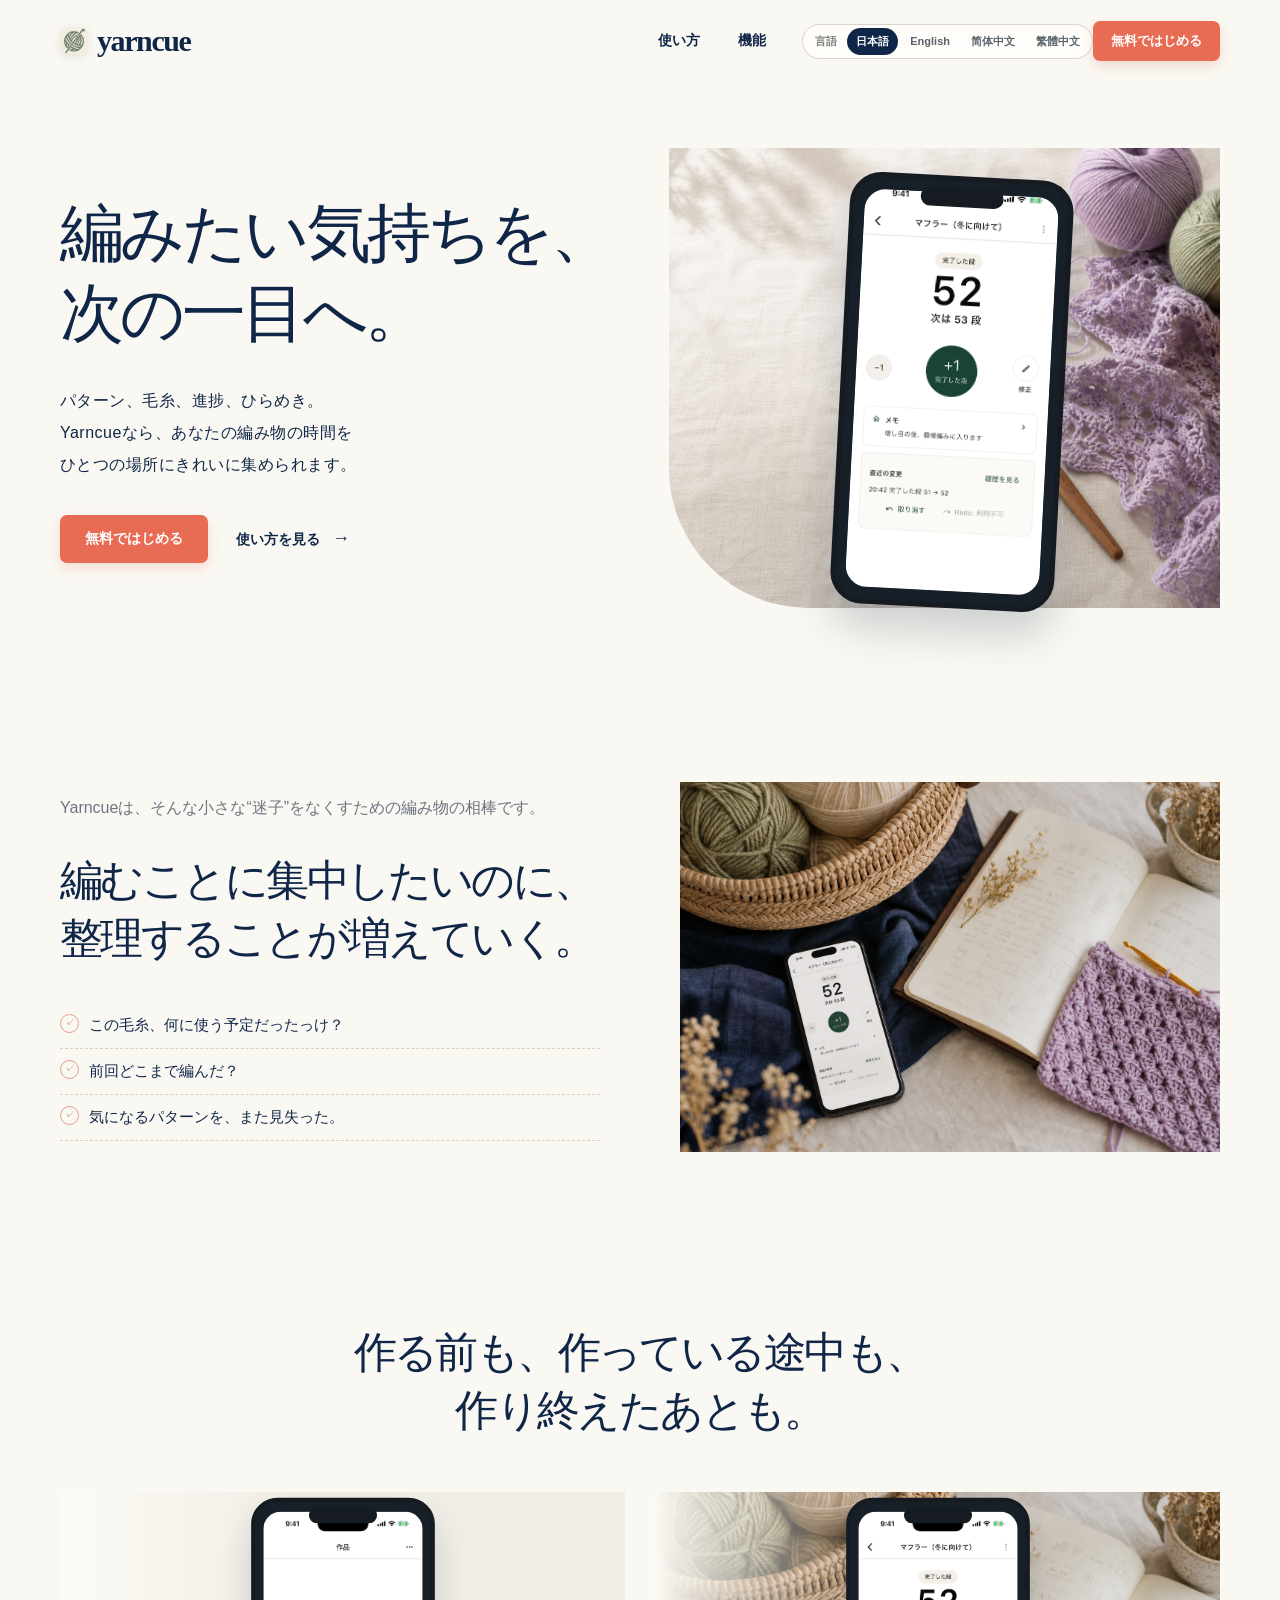
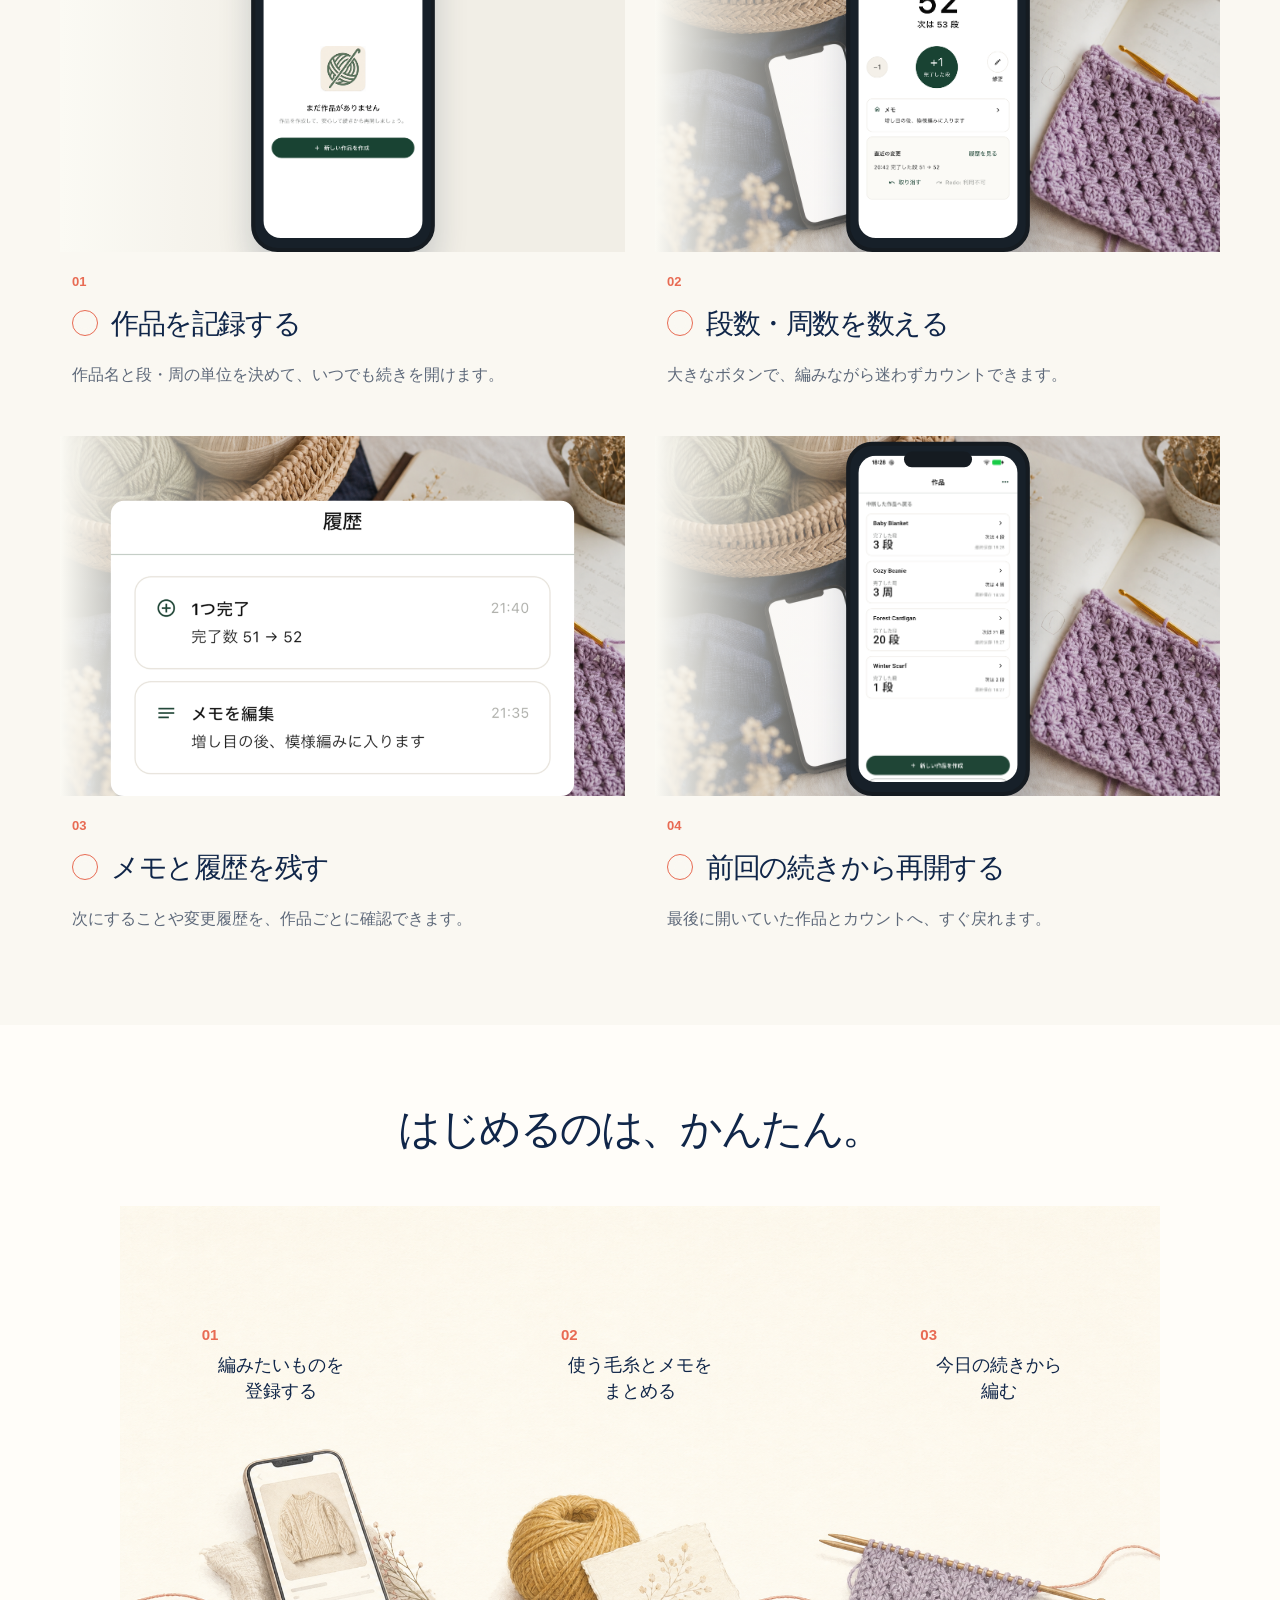
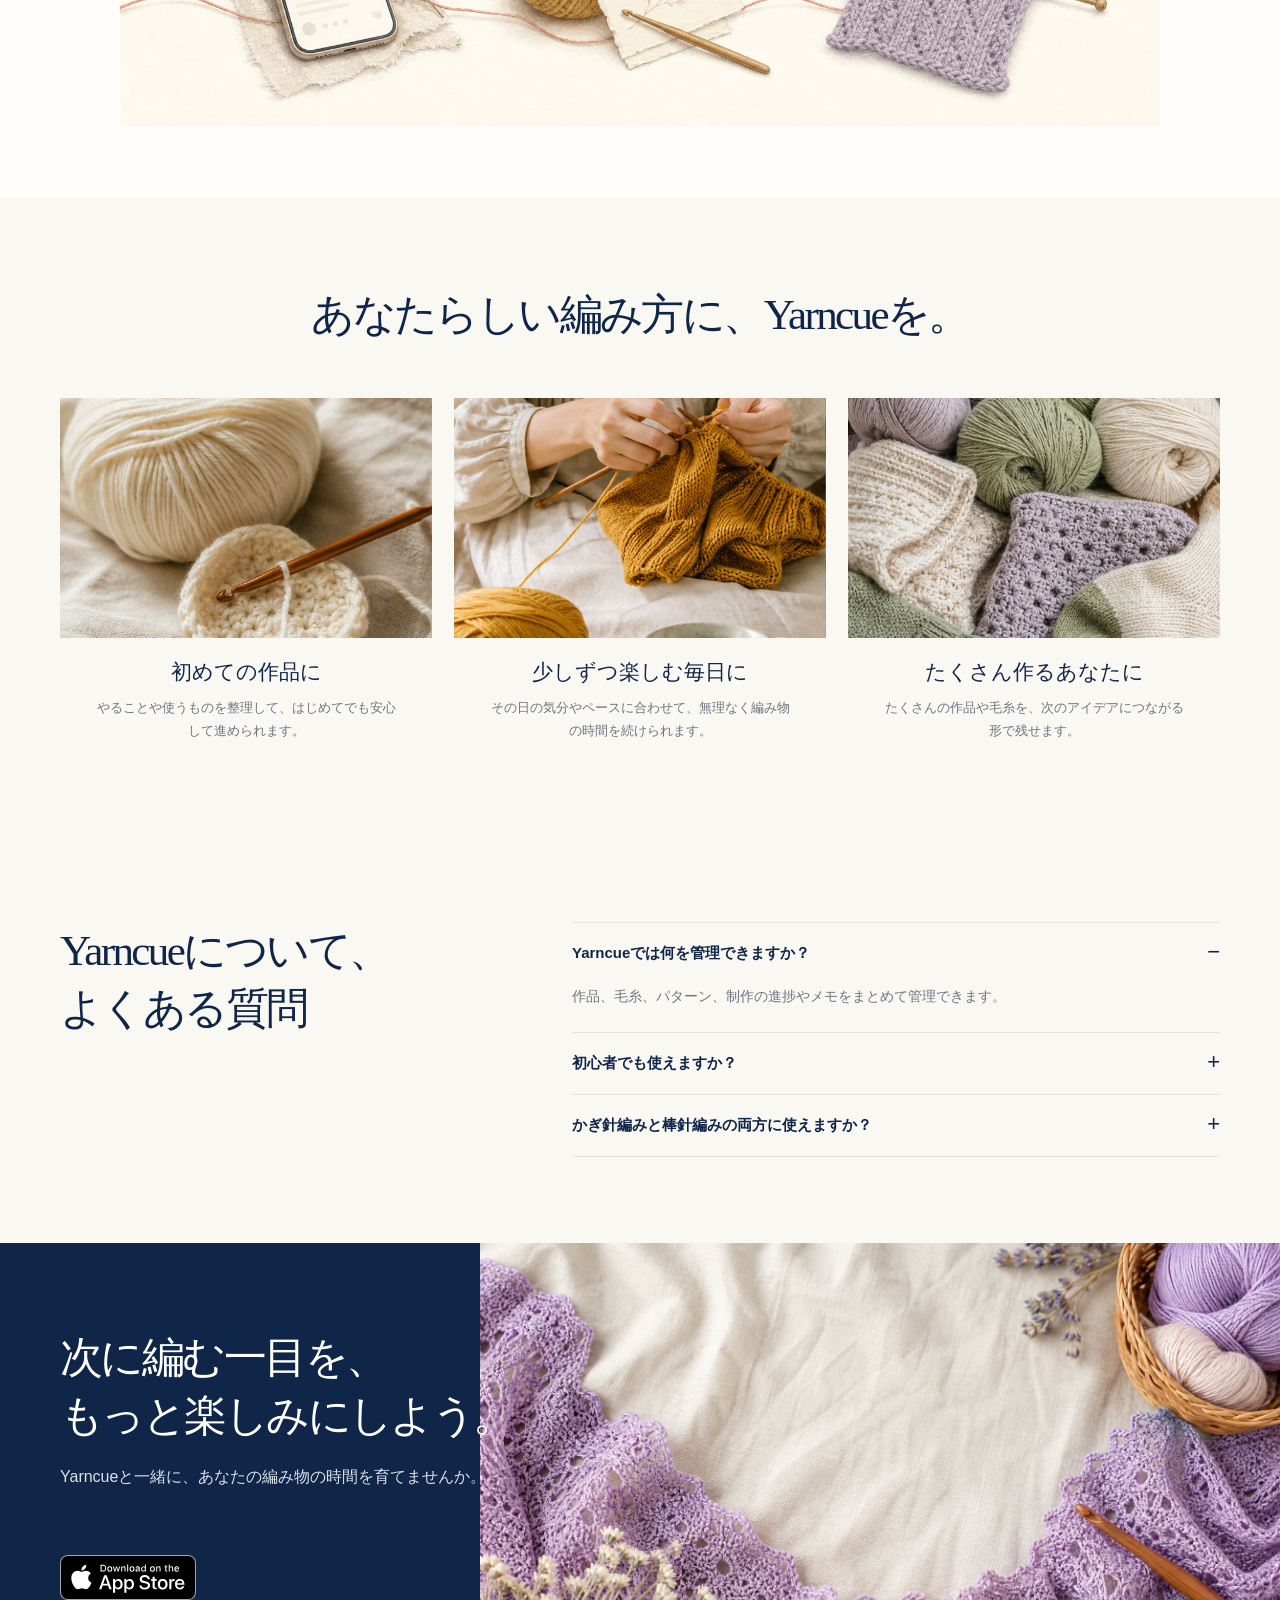
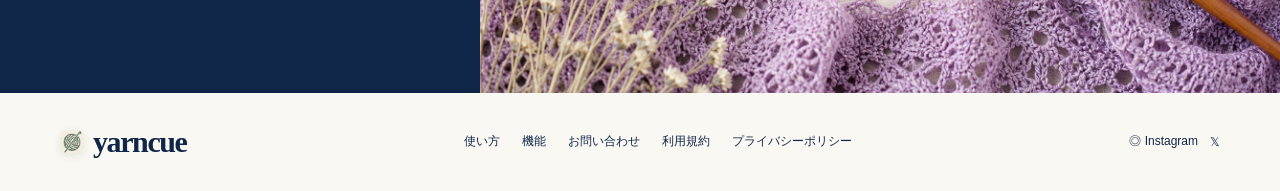
<file: docs/index.html>
<!doctype html>
<html lang="ja">
  <head>
    <meta charset="utf-8" />
    <meta name="viewport" content="width=device-width, initial-scale=1" />
    <meta name="description" content="Yarncueは、パターン、毛糸、作品、進捗やメモをひとつにまとめる編み物の記録・毛糸管理アプリです。" />
    <meta property="og:title" content="Yarncue | 編み物の記録・毛糸管理アプリ" />
    <meta property="og:description" content="編みたい気持ちを、次の一目へ。" />
    <meta property="og:image" content="og.png" />
    <link rel="alternate" hreflang="ja" href="https://hinomaru-labs.com/yarncue-lp/" />
    <link rel="alternate" hreflang="en" href="https://hinomaru-labs.com/yarncue-lp/en/" />
    <link rel="alternate" hreflang="zh-CN" href="https://hinomaru-labs.com/yarncue-lp/zh-cn/" />
    <link rel="alternate" hreflang="zh-TW" href="https://hinomaru-labs.com/yarncue-lp/zh-tw/" />
    <title>Yarncue | 編み物の記録・毛糸管理アプリ</title>
    <link rel="stylesheet" href="styles.css" />
    <link rel="stylesheet" href="style-extra.css?v=20260801-grid8" />
    <script type="application/ld+json">{"@context":"https://schema.org","@graph":[{"@type":"SoftwareApplication","name":"Yarncue","applicationCategory":"LifestyleApplication","operatingSystem":"Web","description":"パターン、毛糸、作品、編み物の進捗やメモをひとつにまとめる編み物の記録・毛糸管理アプリ。"},{"@type":"FAQPage","mainEntity":[{"@type":"Question","name":"Yarncueでは何を管理できますか？","acceptedAnswer":{"@type":"Answer","text":"作品、毛糸、パターン、制作の進捗やメモをまとめて管理できます。"}},{"@type":"Question","name":"初心者でも使えますか？","acceptedAnswer":{"@type":"Answer","text":"もちろんです。最初の作品から、必要な情報を自分のペースで残せます。"}},{"@type":"Question","name":"かぎ針編みと棒針編みの両方に使えますか？","acceptedAnswer":{"@type":"Answer","text":"はい。どちらの作品にも、使った糸、針、段数、パターン、メモを記録できます。"}}]}]}</script>
  </head>
  <body>
    <main>
      <header class="site-header"><a class="brand" href="#top"><img src="images/yarncue-icon.png" alt="" />yarncue</a><nav><a href="#how">使い方</a><a href="#features">機能</a></nav><div class="language-switcher" aria-label="言語を選択"><span class="language-label">言語</span><a class="is-current" href="./" lang="ja" aria-current="page">日本語</a><a href="en/" lang="en">English</a><a href="zh-cn/" lang="zh-CN">简体中文</a><a href="zh-tw/" lang="zh-TW">繁體中文</a></div><a class="button small-button" href="#start">無料ではじめる</a></header>
      <section class="hero" id="top"><div class="hero-copy"><h1>編みたい気持ちを、<br>次の一目へ。</h1><p>パターン、毛糸、進捗、ひらめき。<br>Yarncueなら、あなたの編み物の時間を<br>ひとつの場所にきれいに集められます。</p><div class="actions"><a class="button" href="#start">無料ではじめる</a><a class="text-link" href="#how">使い方を見る <span>→</span></a></div></div><div class="hero-visual"><div class="hero-yarn yarn-a"></div><div class="hero-yarn yarn-b"></div><div class="hero-yarn yarn-c"></div><div class="lace"></div><div class="phone phone-real-count"><div class="phone-notch"></div><div class="phone-screen"><small>春色のショール</small><div class="knit-piece lilac"></div><b>進捗 <span>48%</span></b><div class="track"><i></i></div><small>使用中の毛糸</small><div class="swatches"><i></i><i></i><i></i></div></div></div></div></section>
      <section class="empathy section"><div><p class="eyeless-label">Yarncueは、そんな小さな“迷子”をなくすための編み物の相棒です。</p><h2>編むことに集中したいのに、<br>整理することが増えていく。</h2><ul><li>この毛糸、何に使う予定だったっけ？</li><li>前回どこまで編んだ？</li><li>気になるパターンを、また見失った。</li></ul></div><div class="desk-scene"><div class="desk-yarn"></div><div class="notebook"><span>project notes</span><i></i><i></i><i></i></div></div></section>
      <section class="features section" id="features"><h2>作る前も、作っている途中も、<br>作り終えたあとも。</h2><div class="feature-list"><article class="feature"><div class="feature-media"><span>01</span><div class="phone phone-real-empty"><div class="phone-notch"></div><div class="phone-screen"></div></div><div class="feature-texture project"></div></div><div class="feature-copy"><p class="feature-number">01</p><h3>作品を記録する</h3><p>作品名と段・周の単位を決めて、いつでも続きを開けます。</p></div></article><article class="feature reverse"><div class="feature-media"><span>02</span><div class="phone phone-real-count"><div class="phone-notch"></div><div class="phone-screen"></div></div><div class="feature-texture stash"></div></div><div class="feature-copy"><p class="feature-number">02</p><h3>段数・周数を数える</h3><p>大きなボタンで、編みながら迷わずカウントできます。</p></div></article><article class="feature"><div class="feature-media"><span>03</span><div class="phone phone-projects-list"><div class="phone-notch"></div><div class="phone-screen"></div></div><div class="feature-texture patterns"></div></div><div class="feature-copy"><p class="feature-number">03</p><h3>メモと履歴を残す</h3><p>次にすることや変更履歴を、作品ごとに確認できます。</p></div></article><article class="feature reverse"><div class="feature-media"><span>04</span><div class="phone phone-real-count"><div class="phone-notch"></div><div class="phone-screen"></div></div><div class="feature-texture progress"></div></div><div class="feature-copy"><p class="feature-number">04</p><h3>前回の続きから再開する</h3><p>最後に開いていた作品とカウントへ、すぐ戻れます。</p></div></article></div></section>
      <section class="how section" id="how"><h2>はじめるのは、かんたん。</h2><div class="thread"></div><div class="steps"><article><b>01</b><div class="step-icon book">▱</div><h3>編みたいものを<br>登録する</h3><p>パターンやアイデアを、作品として残します。</p></article><article><b>02</b><div class="step-icon yarn">●</div><h3>使う毛糸とメモを<br>まとめる</h3><p>色、量、針のサイズ、気づきまでひとつに。</p></article><article><b>03</b><div class="step-icon needle">╱</div><h3>今日の続きから<br>編む</h3><p>進捗を記録して、迷わず次の一目へ。</p></article></div></section>
      <section class="use-cases section"><h2>あなたらしい編み方に、<br class="mobile-break">Yarncueを。</h2><div class="case-grid"><article><div class="case-image first"></div><h3>初めての作品に</h3><p>やることや使うものを整理して、はじめてでも安心して進められます。</p></article><article><div class="case-image second"></div><h3>少しずつ楽しむ毎日に</h3><p>その日の気分やペースに合わせて、無理なく編み物の時間を続けられます。</p></article><article><div class="case-image third"></div><h3>たくさん作るあなたに</h3><p>たくさんの作品や毛糸を、次のアイデアにつながる形で残せます。</p></article></div></section>
      <section class="faq section"><h2>Yarncueについて、<br>よくある質問</h2><div class="faq-list"><article><details open><summary>Yarncueでは何を管理できますか？</summary><p>作品、毛糸、パターン、制作の進捗やメモをまとめて管理できます。</p></details></article><article><details><summary>初心者でも使えますか？</summary><p>もちろんです。最初の作品から、必要な情報を自分のペースで残せます。</p></details></article><article><details><summary>かぎ針編みと棒針編みの両方に使えますか？</summary><p>はい。どちらの作品にも、使った糸、針、段数、パターン、メモを記録できます。</p></details></article></div></section>
      <section class="cta" id="start"><div><h2>次に編む一目を、<br>もっと楽しみにしよう。</h2><p>Yarncueと一緒に、あなたの編み物の時間を育てませんか。</p><a href="https://apps.apple.com/jp/app/yarncue/id6794806745" class="app-store-link" aria-label="App Storeでダウンロード"><img class="app-store-badge" src="images/download-on-app-store.svg" alt="App Storeからダウンロード"></a></div><div class="cta-craft"><div class="cta-yarn"></div><div class="cta-lace"></div></div></section>
      <footer><a class="brand" href="#top"><img src="images/yarncue-icon.png" alt="" />yarncue</a><div><a href="#how">使い方</a><a href="#features">機能</a><a href="mailto:hello@yarncue.app">お問い合わせ</a><a href="#top">利用規約</a><a href="#top">プライバシーポリシー</a></div><div class="social"><a href="#top">◎ Instagram</a><a href="#top">𝕏</a></div></footer>
    </main>
  </body>
</html>
</file>
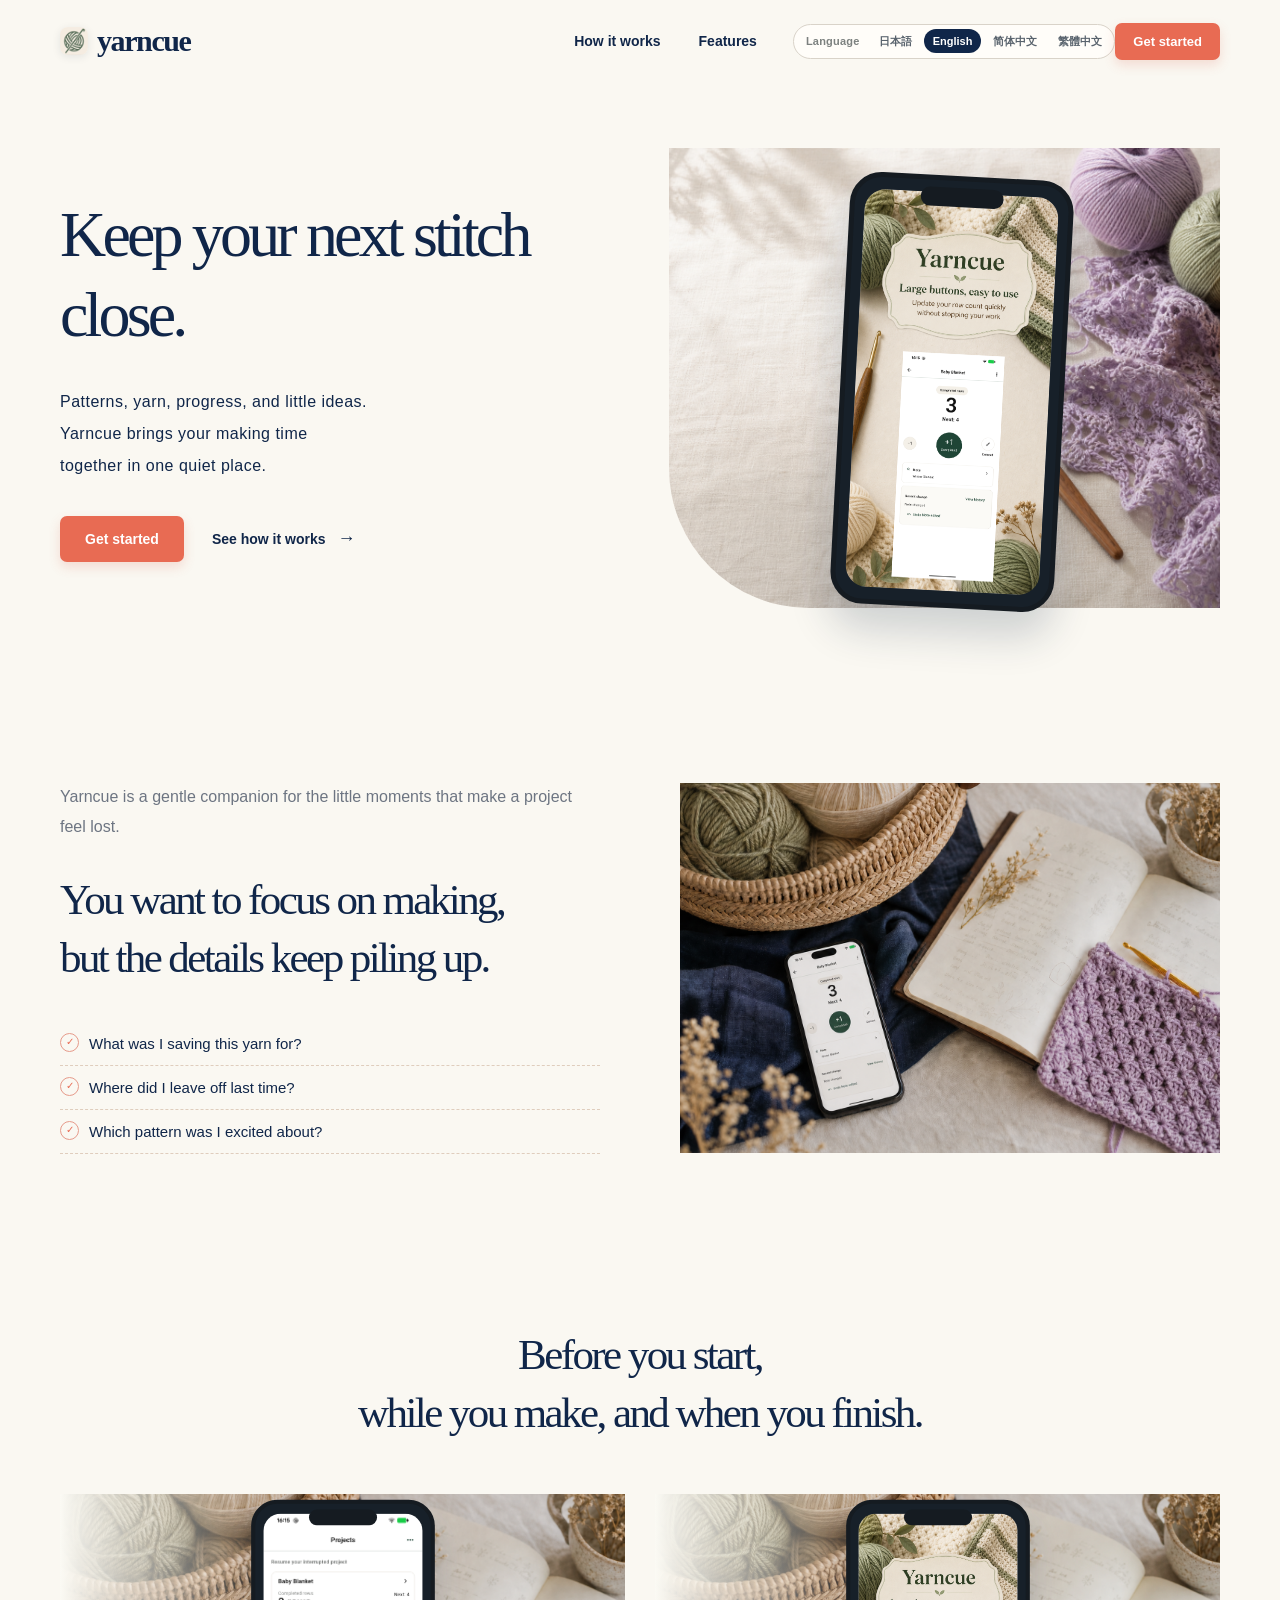
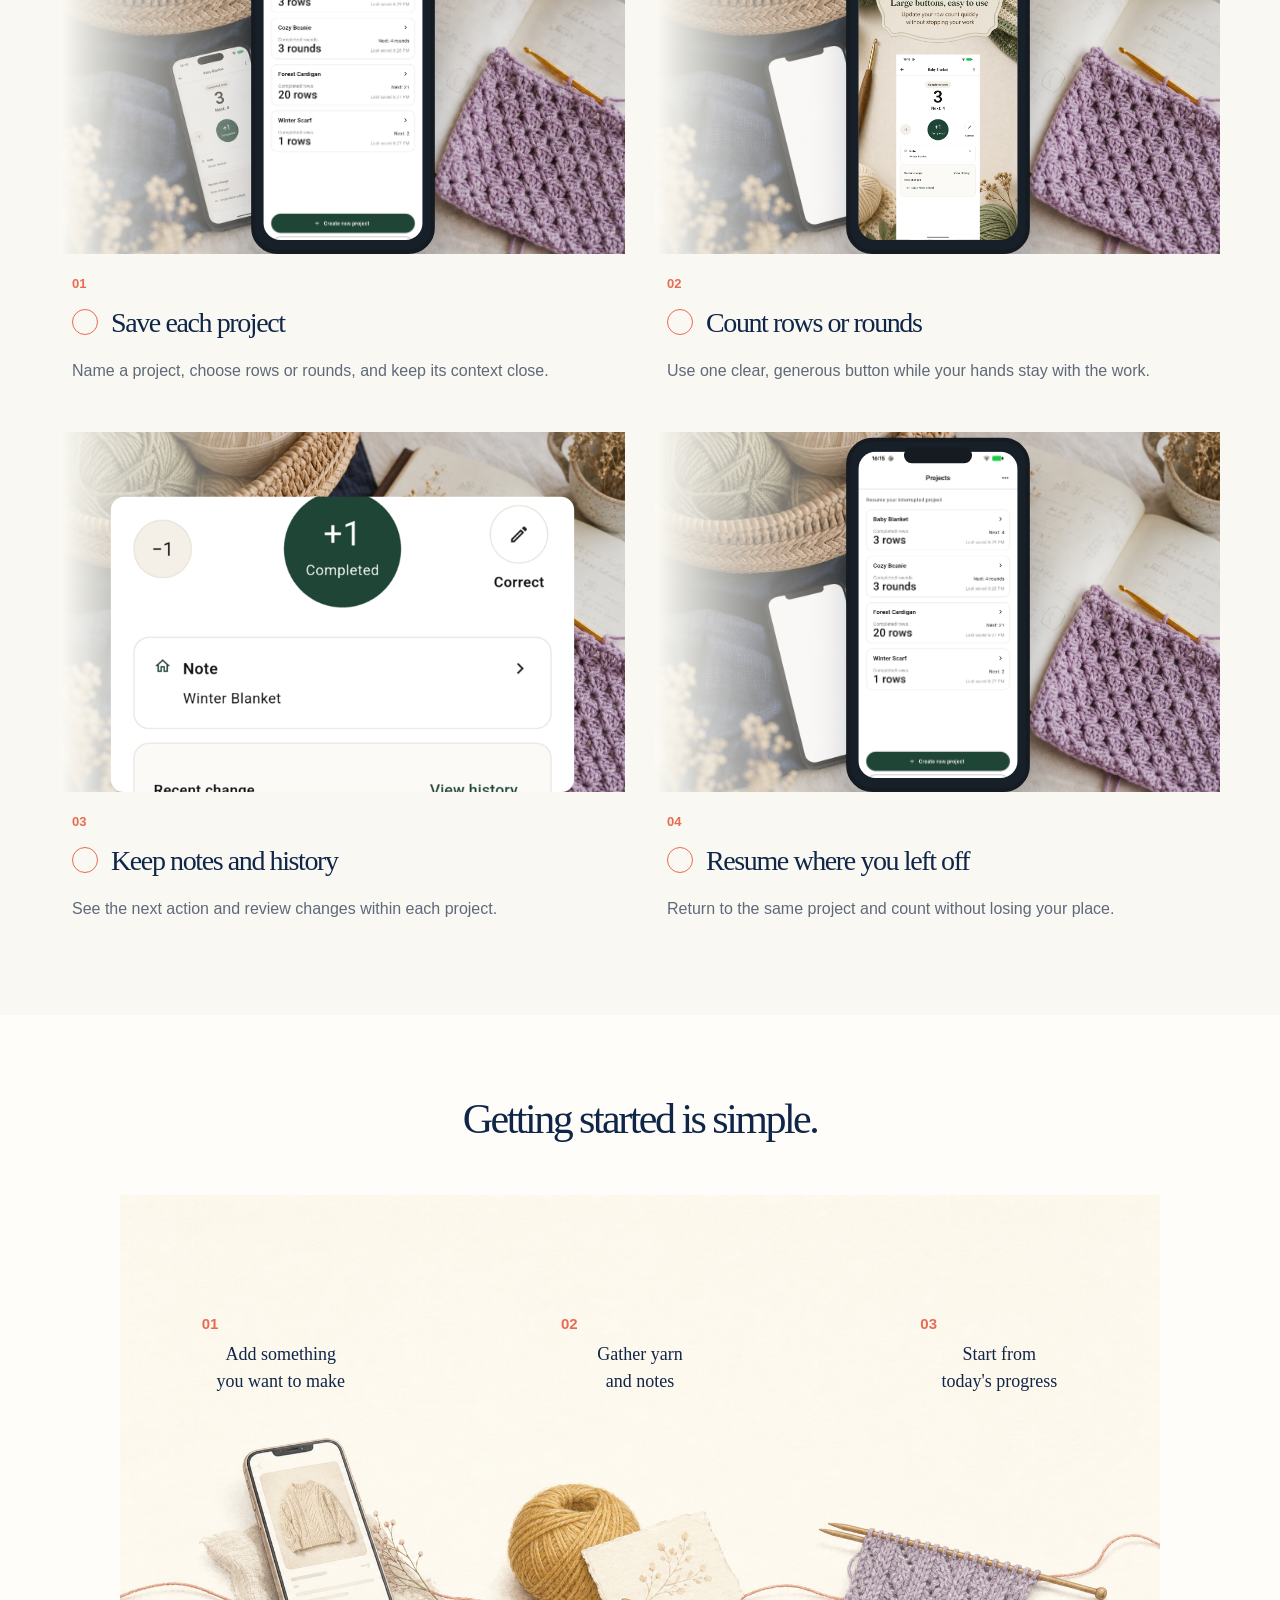
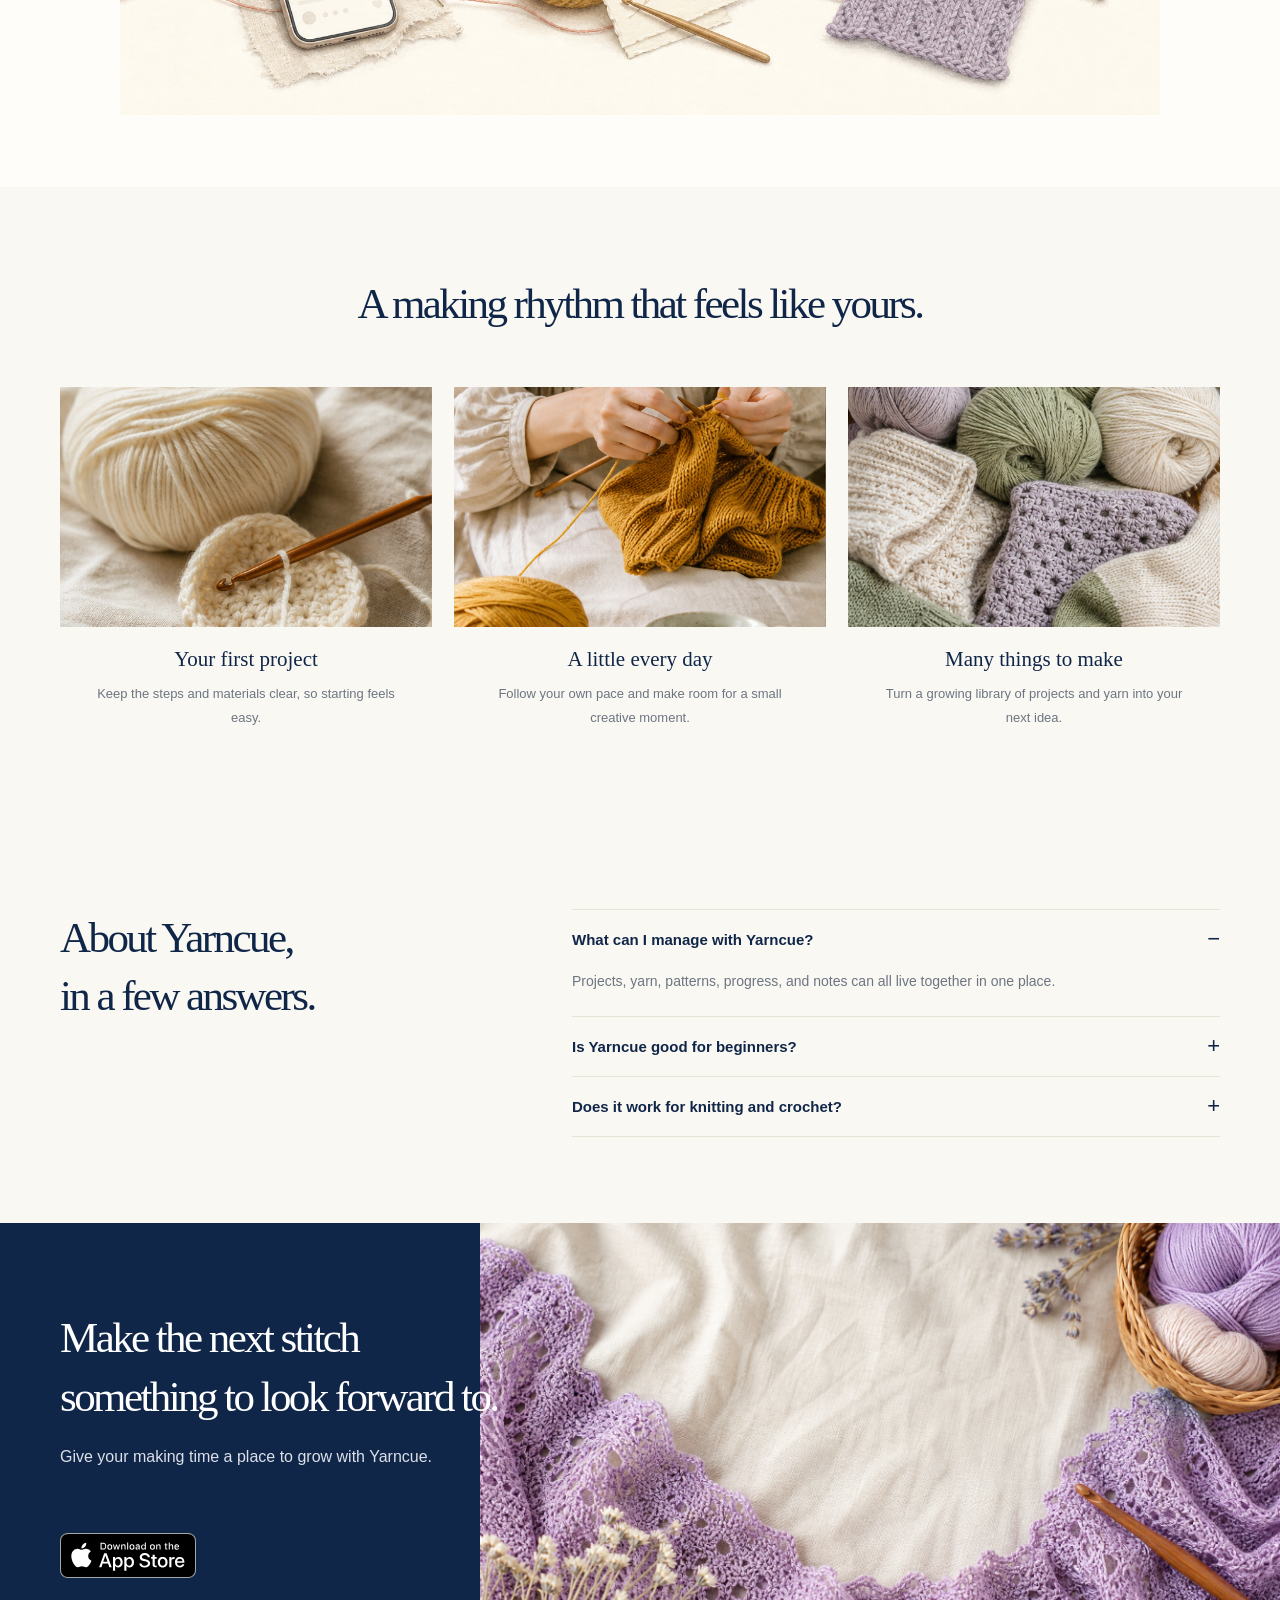
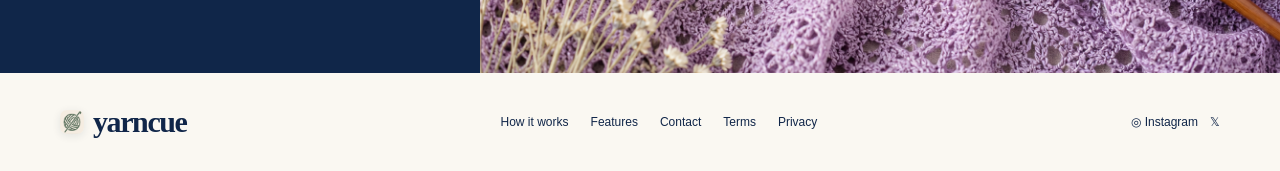
<file: docs/en/index.html>
<!doctype html>
<html lang="en">
  <head>
    <meta charset="utf-8" />
    <meta name="viewport" content="width=device-width, initial-scale=1" />
    <meta name="description" content="Yarncue keeps your knitting and crochet projects, yarn, patterns, progress, and notes together in one calm workspace." />
    <link rel="canonical" href="https://hinomaru-labs.com/yarncue-lp/en/" />
    <link rel="alternate" hreflang="ja" href="https://hinomaru-labs.com/yarncue-lp/" />
    <link rel="alternate" hreflang="en" href="https://hinomaru-labs.com/yarncue-lp/en/" />
    <link rel="alternate" hreflang="zh-CN" href="https://hinomaru-labs.com/yarncue-lp/zh-cn/" />
    <link rel="alternate" hreflang="zh-TW" href="https://hinomaru-labs.com/yarncue-lp/zh-tw/" />
    <meta property="og:title" content="Yarncue | A calmer way to keep knitting" />
    <meta property="og:description" content="Keep your next stitch close." />
    <meta property="og:image" content="../og.png" />
    <title>Yarncue | A calmer way to keep knitting</title>
    <link rel="stylesheet" href="../styles.css" />
    <link rel="stylesheet" href="../style-extra.css?v=20260801-grid8" />
    <link rel="stylesheet" href="style-en.css?v=3" />
    <script type="application/ld+json">{"@context":"https://schema.org","@graph":[{"@type":"SoftwareApplication","name":"Yarncue","applicationCategory":"LifestyleApplication","operatingSystem":"Web","description":"A knitting and crochet journal for projects, yarn, patterns, progress, and notes."},{"@type":"FAQPage","mainEntity":[{"@type":"Question","name":"What can I manage with Yarncue?","acceptedAnswer":{"@type":"Answer","text":"Projects, yarn, patterns, progress, and notes can all live together in one place."}},{"@type":"Question","name":"Is Yarncue good for beginners?","acceptedAnswer":{"@type":"Answer","text":"Yes. Start with one project and keep only the details you need, at your own pace."}},{"@type":"Question","name":"Does it work for both knitting and crochet?","acceptedAnswer":{"@type":"Answer","text":"Yes. Record the yarn, needles or hook, rows, pattern, and notes for either kind of project."}}]}]}</script>
  </head>
  <body>
    <main>
      <header class="site-header"><a class="brand" href="#top"><img src="../images/yarncue-icon.png" alt="" />yarncue</a><nav><a href="#how">How it works</a><a href="#features">Features</a></nav><div class="language-switcher" aria-label="Choose language"><span class="language-label">Language</span><a href="../" lang="ja">日本語</a><a class="is-current" href="./" lang="en" aria-current="page">English</a><a href="../zh-cn/" lang="zh-CN">简体中文</a><a href="../zh-tw/" lang="zh-TW">繁體中文</a></div><a class="button small-button" href="#start">Get started</a></header>
      <section class="hero" id="top"><div class="hero-copy"><h1>Keep your next stitch<br>close.</h1><p>Patterns, yarn, progress, and little ideas.<br>Yarncue brings your making time<br>together in one quiet place.</p><div class="actions"><a class="button" href="#start">Get started</a><a class="text-link" href="#how">See how it works <span>→</span></a></div></div><div class="hero-visual"><div class="hero-yarn yarn-a"></div><div class="hero-yarn yarn-b"></div><div class="hero-yarn yarn-c"></div><div class="lace"></div><div class="phone phone-real-count"><div class="phone-notch"></div><div class="phone-screen"></div></div></div></section>
      <section class="empathy section"><div><p class="eyeless-label">Yarncue is a gentle companion for the little moments that make a project feel lost.</p><h2>You want to focus on making,<br>but the details keep piling up.</h2><ul><li>What was I saving this yarn for?</li><li>Where did I leave off last time?</li><li>Which pattern was I excited about?</li></ul></div><div class="desk-scene"><div class="desk-yarn"></div><div class="notebook"><span>project notes</span><i></i><i></i><i></i></div></div></section>
      <section class="features section" id="features"><h2>Before you start,<br>while you make, and when you finish.</h2><div class="feature-list"><article class="feature"><div class="feature-media"><span>01</span><div class="phone phone-real-empty"><div class="phone-notch"></div><div class="phone-screen"></div></div><div class="feature-texture project"></div></div><div class="feature-copy"><p class="feature-number">01</p><h3>Save each project</h3><p>Name a project, choose rows or rounds, and keep its context close.</p></div></article><article class="feature reverse"><div class="feature-media"><span>02</span><div class="phone phone-real-count"><div class="phone-notch"></div><div class="phone-screen"></div></div><div class="feature-texture stash"></div></div><div class="feature-copy"><p class="feature-number">02</p><h3>Count rows or rounds</h3><p>Use one clear, generous button while your hands stay with the work.</p></div></article><article class="feature"><div class="feature-media"><span>03</span><div class="phone phone-projects-list"><div class="phone-notch"></div><div class="phone-screen"></div></div><div class="feature-texture patterns"></div></div><div class="feature-copy"><p class="feature-number">03</p><h3>Keep notes and history</h3><p>See the next action and review changes within each project.</p></div></article><article class="feature reverse"><div class="feature-media"><span>04</span><div class="phone phone-real-count"><div class="phone-notch"></div><div class="phone-screen"></div></div><div class="feature-texture progress"></div></div><div class="feature-copy"><p class="feature-number">04</p><h3>Resume where you left off</h3><p>Return to the same project and count without losing your place.</p></div></article></div></section>
      <section class="how section" id="how"><h2>Getting started is simple.</h2><div class="thread"></div><div class="steps"><article><b>01</b><div class="step-icon book">▱</div><h3>Add something<br>you want to make</h3><p>Save a pattern or idea as a project.</p></article><article><b>02</b><div class="step-icon yarn">●</div><h3>Gather yarn<br>and notes</h3><p>Keep color, amount, needle size, and thoughts together.</p></article><article><b>03</b><div class="step-icon needle">╱</div><h3>Start from<br>today's progress</h3><p>Record your progress and keep the next stitch in sight.</p></article></div></section>
      <section class="use-cases section"><h2>A making rhythm<br class="mobile-break"> that feels like yours.</h2><div class="case-grid"><article><div class="case-image first"></div><h3>Your first project</h3><p>Keep the steps and materials clear, so starting feels easy.</p></article><article><div class="case-image second"></div><h3>A little every day</h3><p>Follow your own pace and make room for a small creative moment.</p></article><article><div class="case-image third"></div><h3>Many things to make</h3><p>Turn a growing library of projects and yarn into your next idea.</p></article></div></section>
      <section class="faq section"><h2>About Yarncue,<br>in a few answers.</h2><div class="faq-list"><article><details open><summary>What can I manage with Yarncue?</summary><p>Projects, yarn, patterns, progress, and notes can all live together in one place.</p></details></article><article><details><summary>Is Yarncue good for beginners?</summary><p>Yes. Start with one project and keep only the details you need, at your own pace.</p></details></article><article><details><summary>Does it work for knitting and crochet?</summary><p>Yes. Record the yarn, needles or hook, rows, pattern, and notes for either kind of project.</p></details></article></div></section>
      <section class="cta" id="start"><div><h2>Make the next stitch<br>something to look forward to.</h2><p>Give your making time a place to grow with Yarncue.</p><a href="https://apps.apple.com/jp/app/yarncue/id6794806745" class="app-store-link" aria-label="Download on the App Store"><img class="app-store-badge" src="../images/download-on-app-store.svg" alt="Download on the App Store"></a></div><div class="cta-craft"><div class="cta-yarn"></div><div class="cta-lace"></div></div></section>
      <footer><a class="brand" href="#top"><img src="../images/yarncue-icon.png" alt="" />yarncue</a><div><a href="#how">How it works</a><a href="#features">Features</a><a href="mailto:hello@yarncue.app">Contact</a><a href="#top">Terms</a><a href="#top">Privacy</a></div><div class="social"><a href="#top" aria-label="Instagram">◎ Instagram</a><a href="#top" aria-label="X">𝕏</a></div></footer>
    </main>
  </body>
</html>
</file>
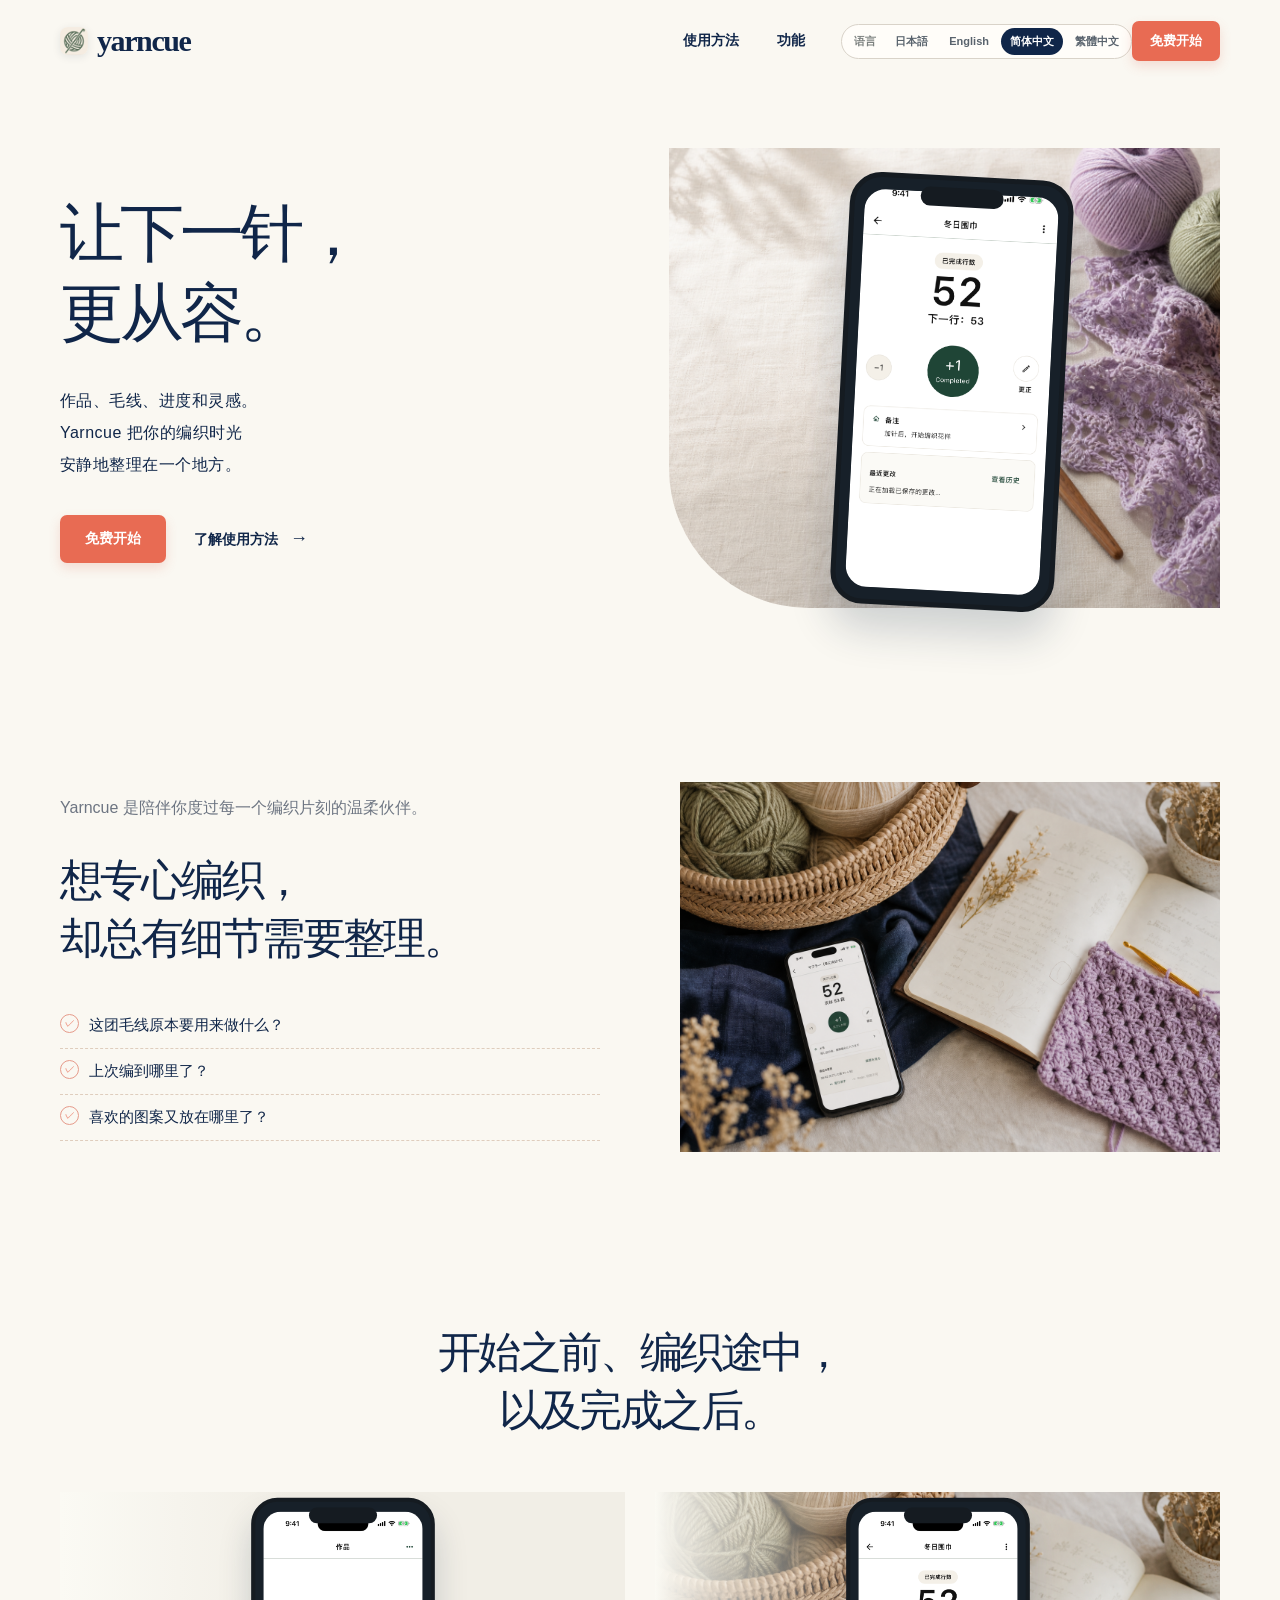
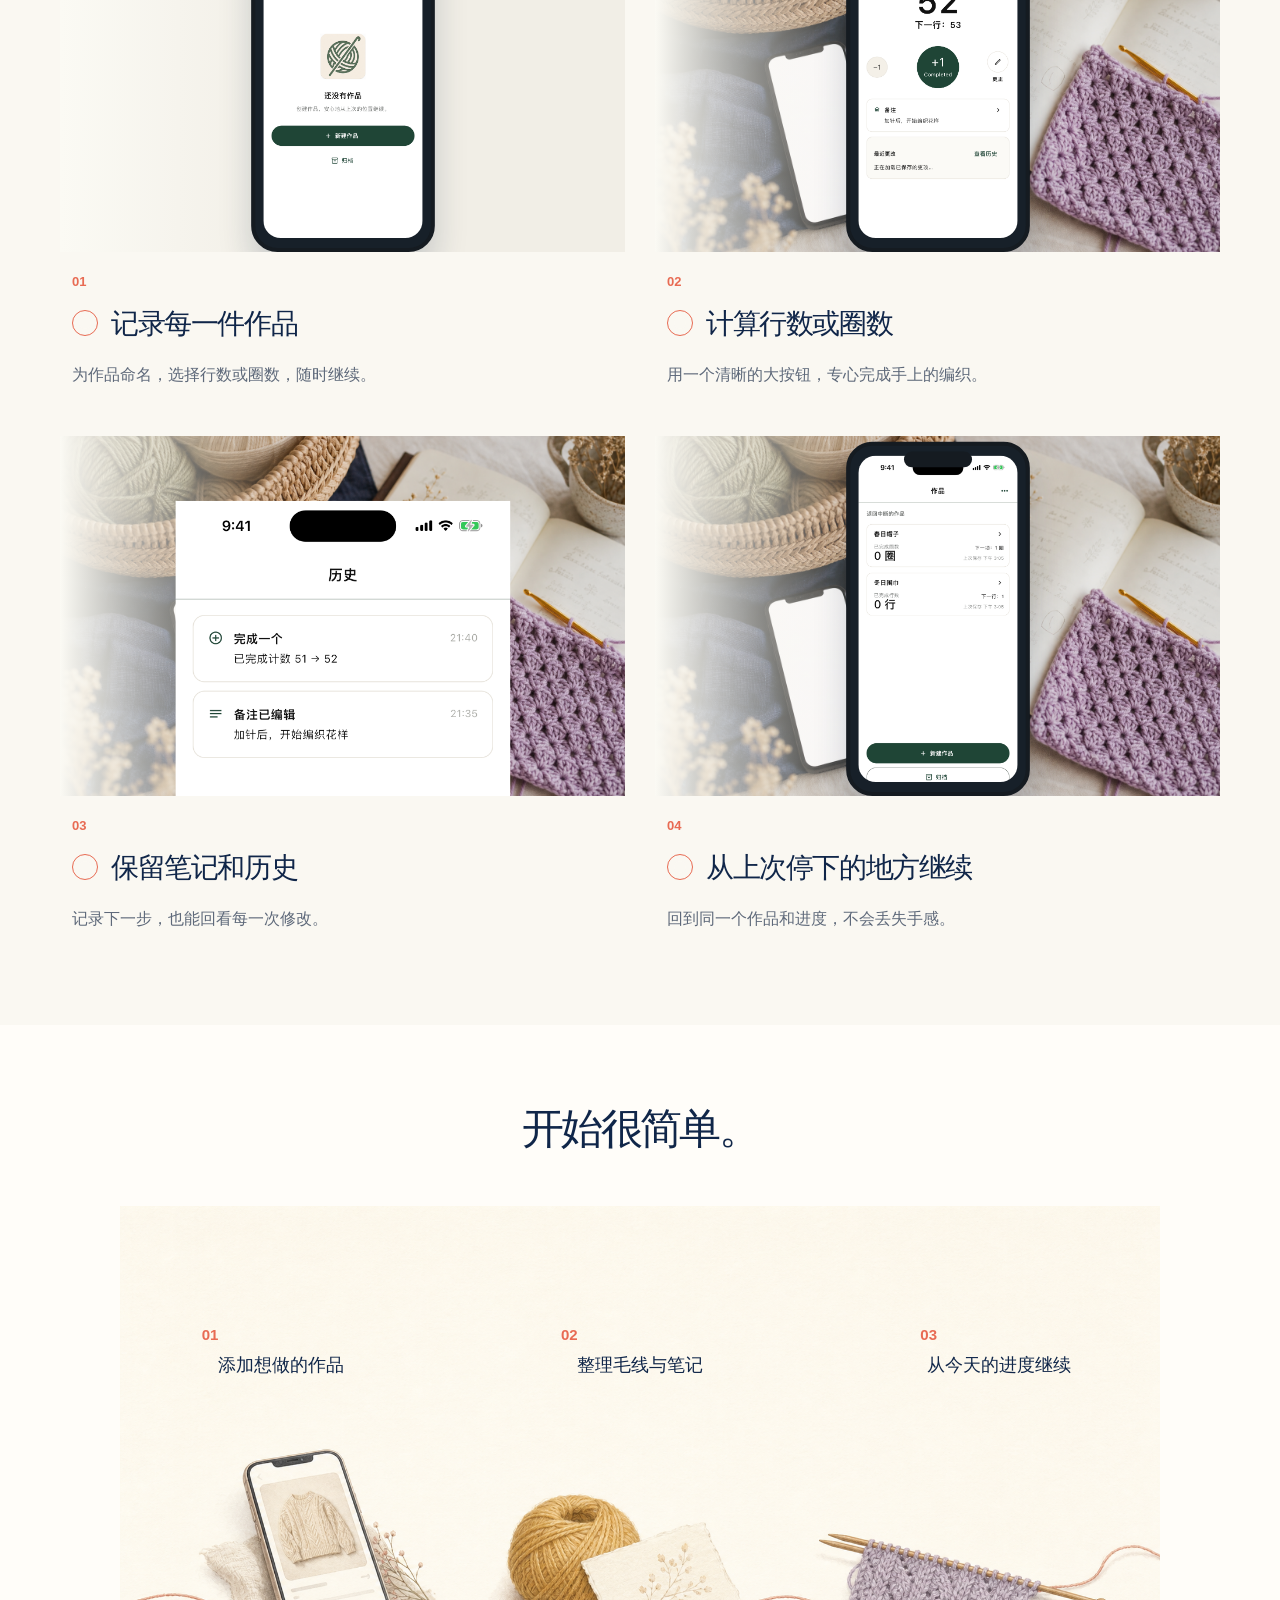
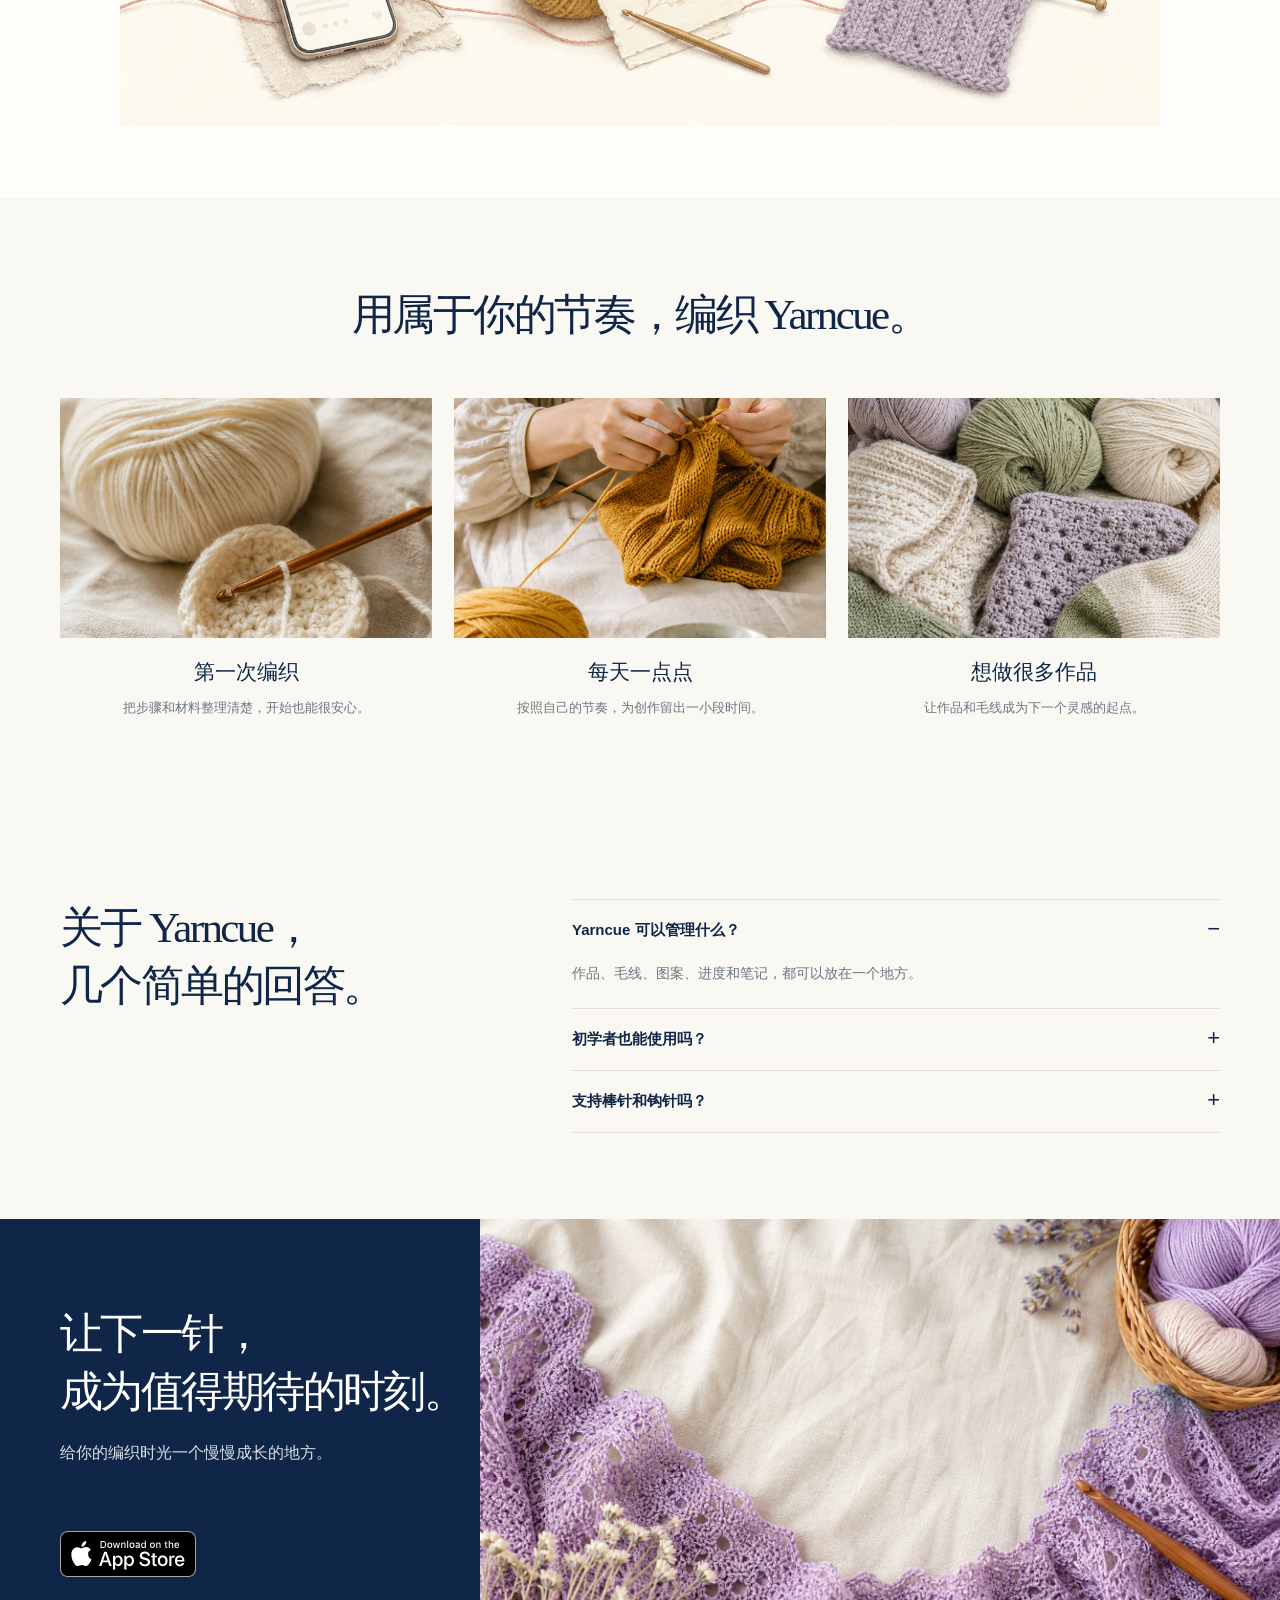
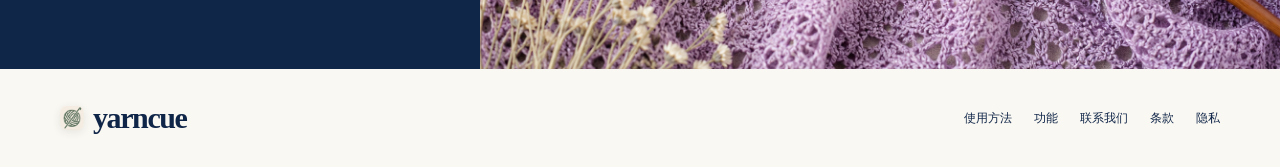
<file: docs/zh-cn/index.html>
<!doctype html>
<html lang="zh-CN">
  <head>
    <meta charset="utf-8" />
    <meta name="viewport" content="width=device-width, initial-scale=1" />
    <meta name="description" content="Yarncue 将编织作品、进度、笔记和灵感整理在一个安静的空间里。支持棒针编织与钩针编织。" />
    <link rel="canonical" href="https://hinomaru-labs.com/yarncue-lp/zh-cn/" />
    <link rel="alternate" hreflang="ja" href="https://hinomaru-labs.com/yarncue-lp/" />
    <link rel="alternate" hreflang="en" href="https://hinomaru-labs.com/yarncue-lp/en/" />
    <link rel="alternate" hreflang="zh-CN" href="https://hinomaru-labs.com/yarncue-lp/zh-cn/" />
    <link rel="alternate" hreflang="zh-TW" href="https://hinomaru-labs.com/yarncue-lp/zh-tw/" />
    <meta property="og:title" content="Yarncue｜让下一针更从容" />
    <meta property="og:description" content="把想织的心情，留在下一针。" />
    <meta property="og:image" content="../og.png" />
    <title>Yarncue｜编织作品记录与行数计数</title>
    <link rel="stylesheet" href="../styles.css" />
    <link rel="stylesheet" href="../style-extra.css?v=20260801-grid8" />
    <link rel="stylesheet" href="style-zh.css?v=5" />
  </head>
  <body>
    <main>
      <header class="site-header"><a class="brand" href="#top"><img src="../images/yarncue-icon.png" alt="" />yarncue</a><nav><a href="#how">使用方法</a><a href="#features">功能</a></nav><div class="language-switcher" aria-label="选择语言"><span class="language-label">语言</span><a href="../" lang="ja">日本語</a><a href="../en/" lang="en">English</a><a class="is-current" href="./" lang="zh-CN" aria-current="page">简体中文</a><a href="../zh-tw/" lang="zh-TW">繁體中文</a></div><a class="button small-button" href="#start">免费开始</a></header>
      <section class="hero" id="top"><div class="hero-copy"><h1>让下一针，<br>更从容。</h1><p>作品、毛线、进度和灵感。<br>Yarncue 把你的编织时光<br>安静地整理在一个地方。</p><div class="actions"><a class="button" href="#start">免费开始</a><a class="text-link" href="#how">了解使用方法 <span>→</span></a></div></div><div class="hero-visual"><div class="hero-yarn yarn-a"></div><div class="hero-yarn yarn-b"></div><div class="hero-yarn yarn-c"></div><div class="lace"></div><div class="phone phone-real-count"><div class="phone-notch"></div><div class="phone-screen"></div></div></div></section>
      <section class="empathy section"><div><p class="eyeless-label">Yarncue 是陪伴你度过每一个编织片刻的温柔伙伴。</p><h2>想专心编织，<br>却总有细节需要整理。</h2><ul><li>这团毛线原本要用来做什么？</li><li>上次编到哪里了？</li><li>喜欢的图案又放在哪里了？</li></ul></div><div class="desk-scene"></div></section>
      <section class="features section" id="features"><h2>开始之前、编织途中，<br>以及完成之后。</h2><div class="feature-list"><article class="feature"><div class="feature-media"><span>01</span><div class="phone phone-real-empty"><div class="phone-notch"></div><div class="phone-screen"></div></div></div><div class="feature-copy"><p class="feature-number">01</p><h3>记录每一件作品</h3><p>为作品命名，选择行数或圈数，随时继续。</p></div></article><article class="feature reverse"><div class="feature-media"><span>02</span><div class="phone phone-real-count"><div class="phone-notch"></div><div class="phone-screen"></div></div></div><div class="feature-copy"><p class="feature-number">02</p><h3>计算行数或圈数</h3><p>用一个清晰的大按钮，专心完成手上的编织。</p></div></article><article class="feature"><div class="feature-media"><span>03</span><div class="phone phone-projects-list"><div class="phone-notch"></div><div class="phone-screen"></div></div></div><div class="feature-copy"><p class="feature-number">03</p><h3>保留笔记和历史</h3><p>记录下一步，也能回看每一次修改。</p></div></article><article class="feature reverse"><div class="feature-media"><span>04</span><div class="phone phone-real-count"><div class="phone-notch"></div><div class="phone-screen"></div></div></div><div class="feature-copy"><p class="feature-number">04</p><h3>从上次停下的地方继续</h3><p>回到同一个作品和进度，不会丢失手感。</p></div></article></div></section>
      <section class="how section" id="how"><h2>开始很简单。</h2><div class="thread"></div><div class="steps"><article><b>01</b><h3>添加想做的作品</h3><p>把图案或灵感保存为作品。</p></article><article><b>02</b><h3>整理毛线与笔记</h3><p>把颜色、用量和想法放在一起。</p></article><article><b>03</b><h3>从今天的进度继续</h3><p>记录进度，把下一针留在眼前。</p></article></div></section>
      <section class="use-cases section"><h2>用属于你的节奏，<br class="mobile-break">编织 Yarncue。</h2><div class="case-grid"><article><div class="case-image first"></div><h3>第一次编织</h3><p>把步骤和材料整理清楚，开始也能很安心。</p></article><article><div class="case-image second"></div><h3>每天一点点</h3><p>按照自己的节奏，为创作留出一小段时间。</p></article><article><div class="case-image third"></div><h3>想做很多作品</h3><p>让作品和毛线成为下一个灵感的起点。</p></article></div></section>
      <section class="faq section"><h2>关于 Yarncue，<br>几个简单的回答。</h2><div class="faq-list"><article><details open><summary>Yarncue 可以管理什么？</summary><p>作品、毛线、图案、进度和笔记，都可以放在一个地方。</p></details></article><article><details><summary>初学者也能使用吗？</summary><p>当然可以。从第一件作品开始，只记录你需要的信息。</p></details></article><article><details><summary>支持棒针和钩针吗？</summary><p>支持。两种编织都可以记录行数、圈数和笔记。</p></details></article></div></section>
      <section class="cta" id="start"><div><h2>让下一针，<br>成为值得期待的时刻。</h2><p>给你的编织时光一个慢慢成长的地方。</p><a href="https://apps.apple.com/jp/app/yarncue/id6794806745" class="app-store-link" aria-label="在 App Store 下载"><img class="app-store-badge" src="../images/download-on-app-store.svg" alt="在 App Store 下载"></a></div></section>
      <footer><a class="brand" href="#top"><img src="../images/yarncue-icon.png" alt="" />yarncue</a><div><a href="#how">使用方法</a><a href="#features">功能</a><a href="mailto:hello@yarncue.app">联系我们</a><a href="#top">条款</a><a href="#top">隐私</a></div></footer>
    </main>
  </body>
</html>
</file>
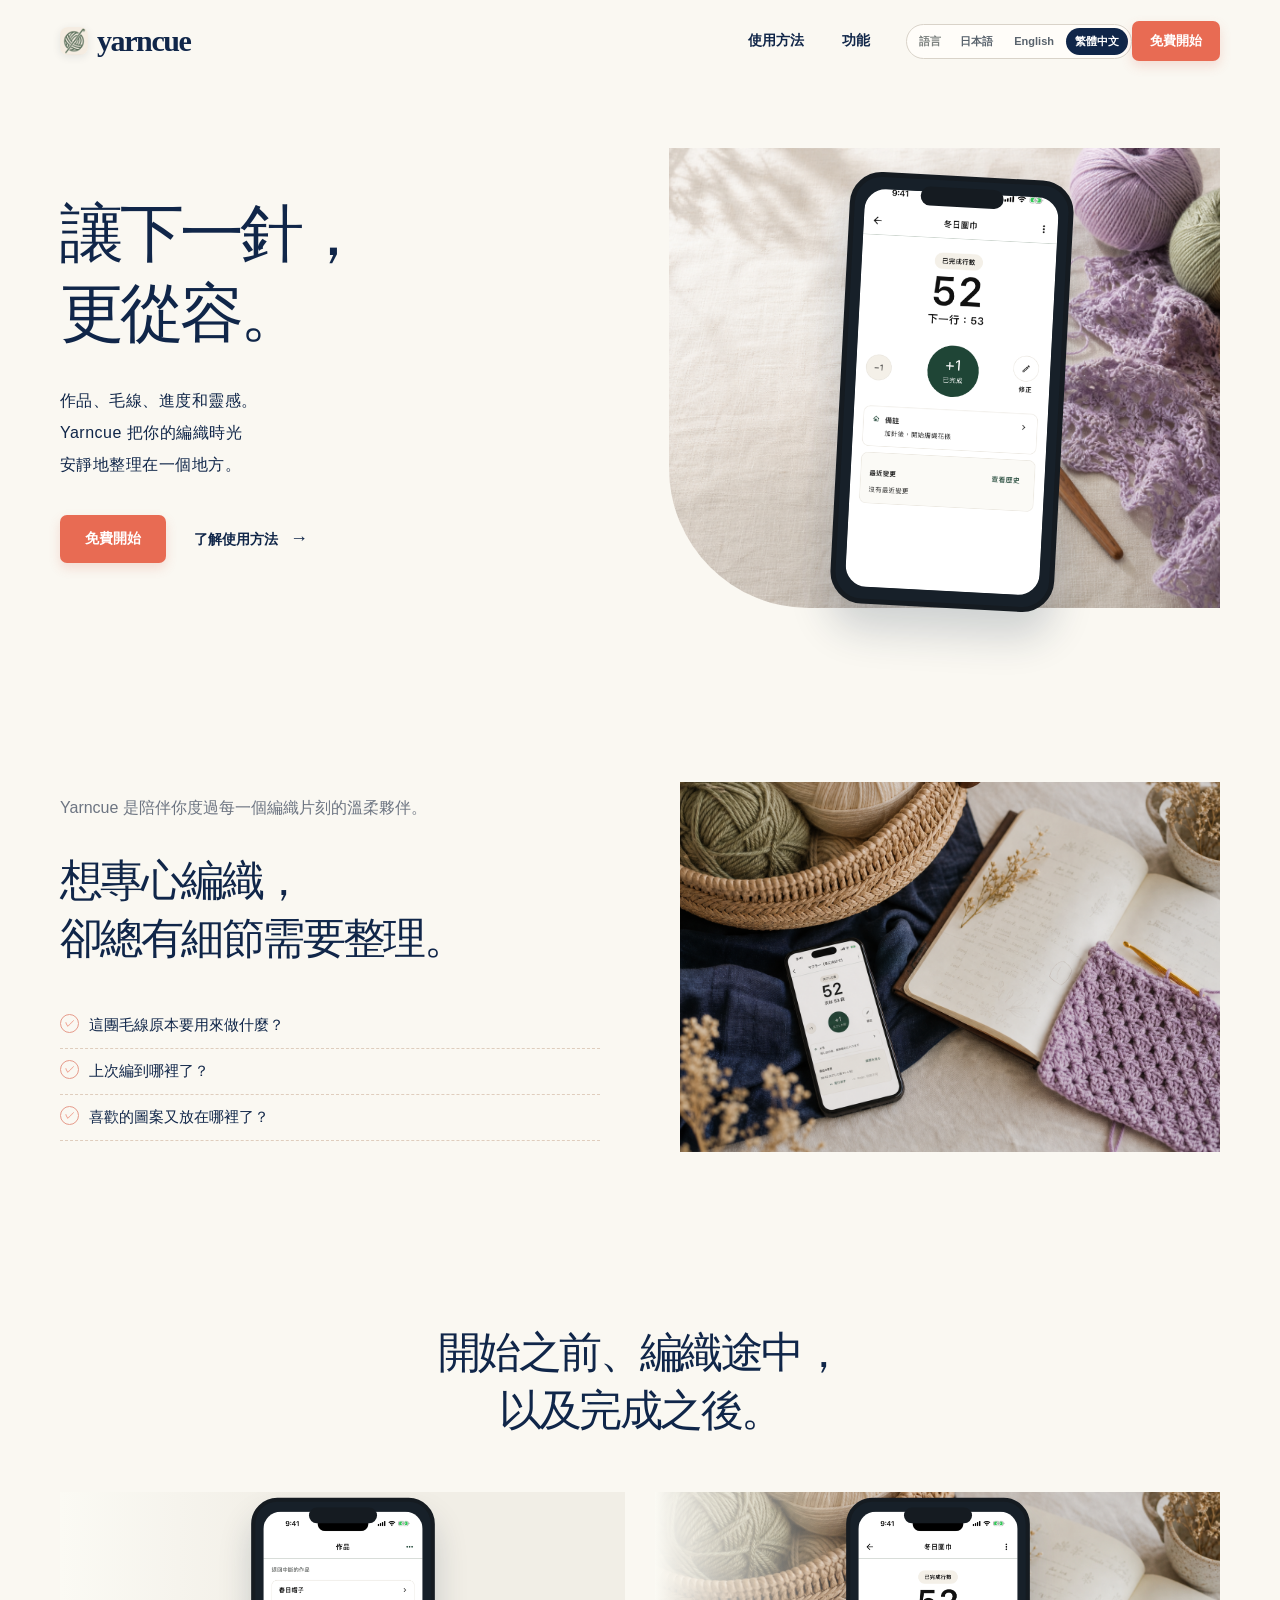
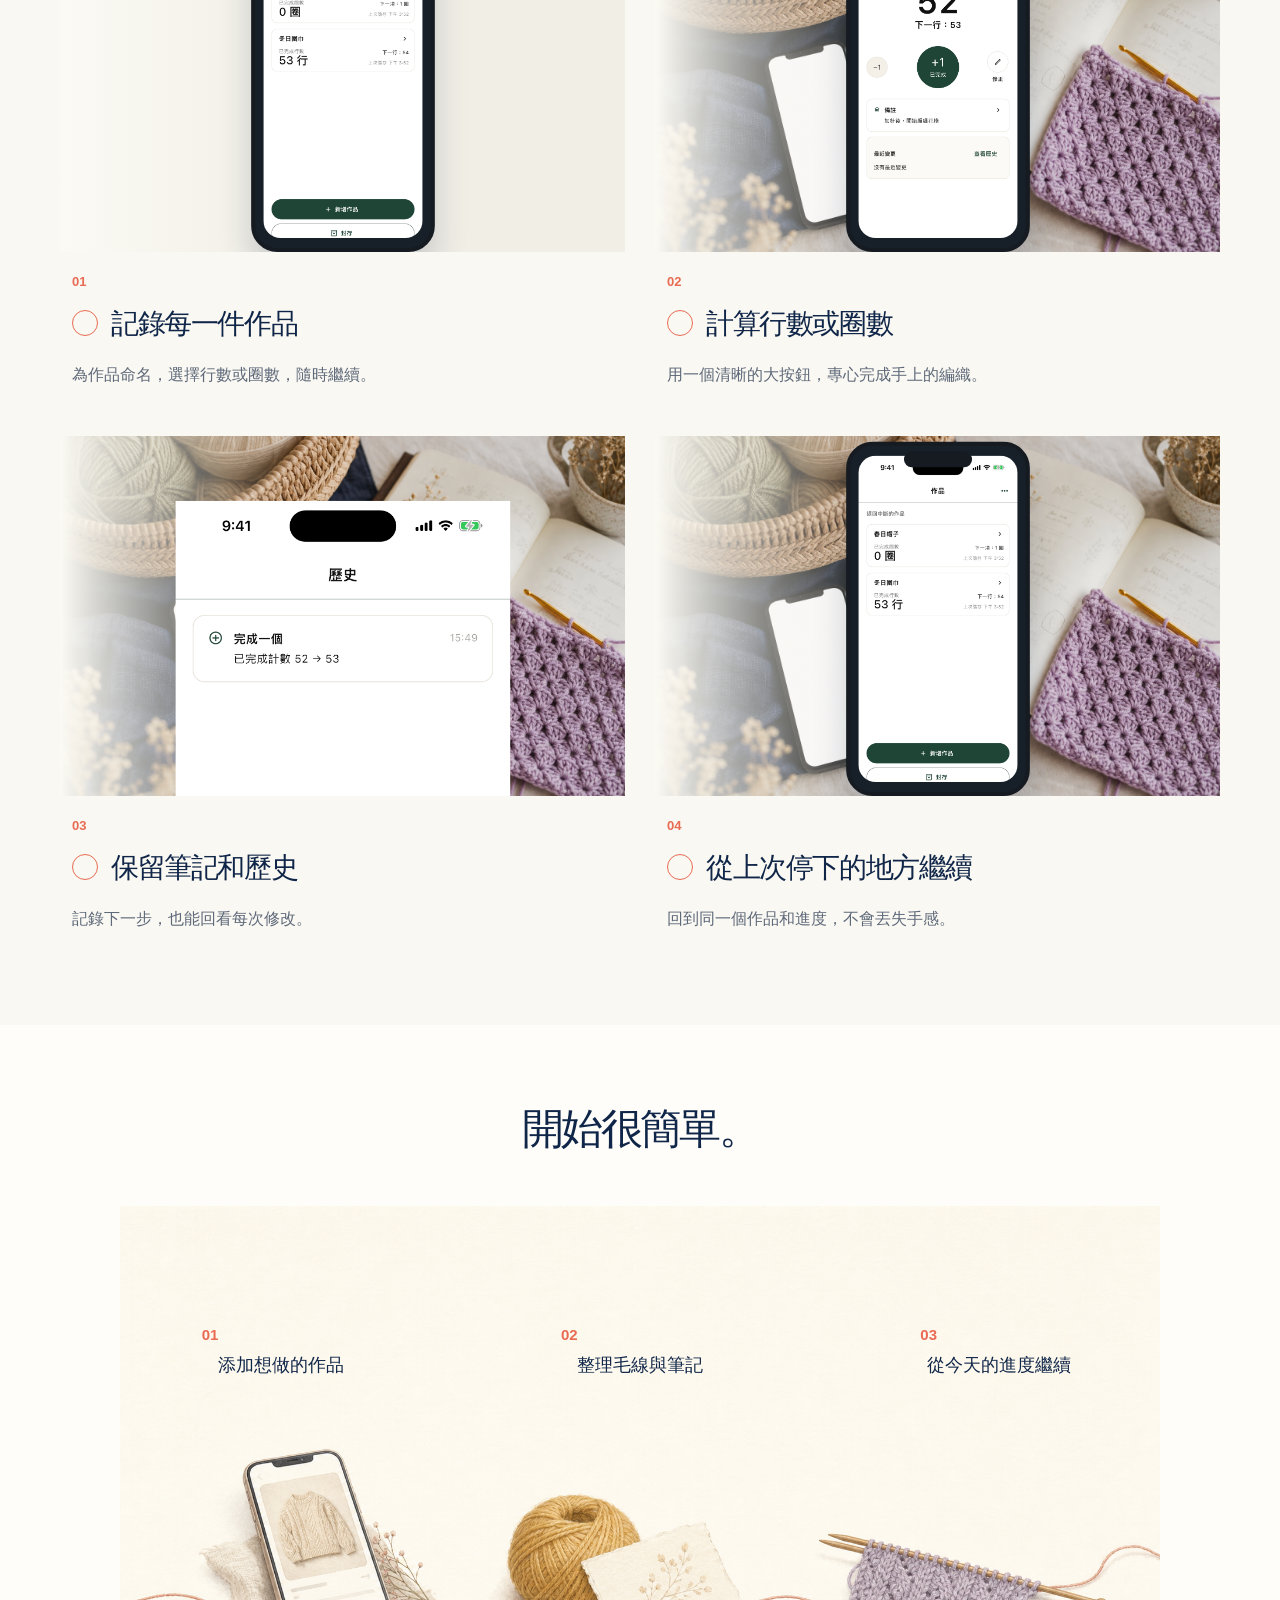
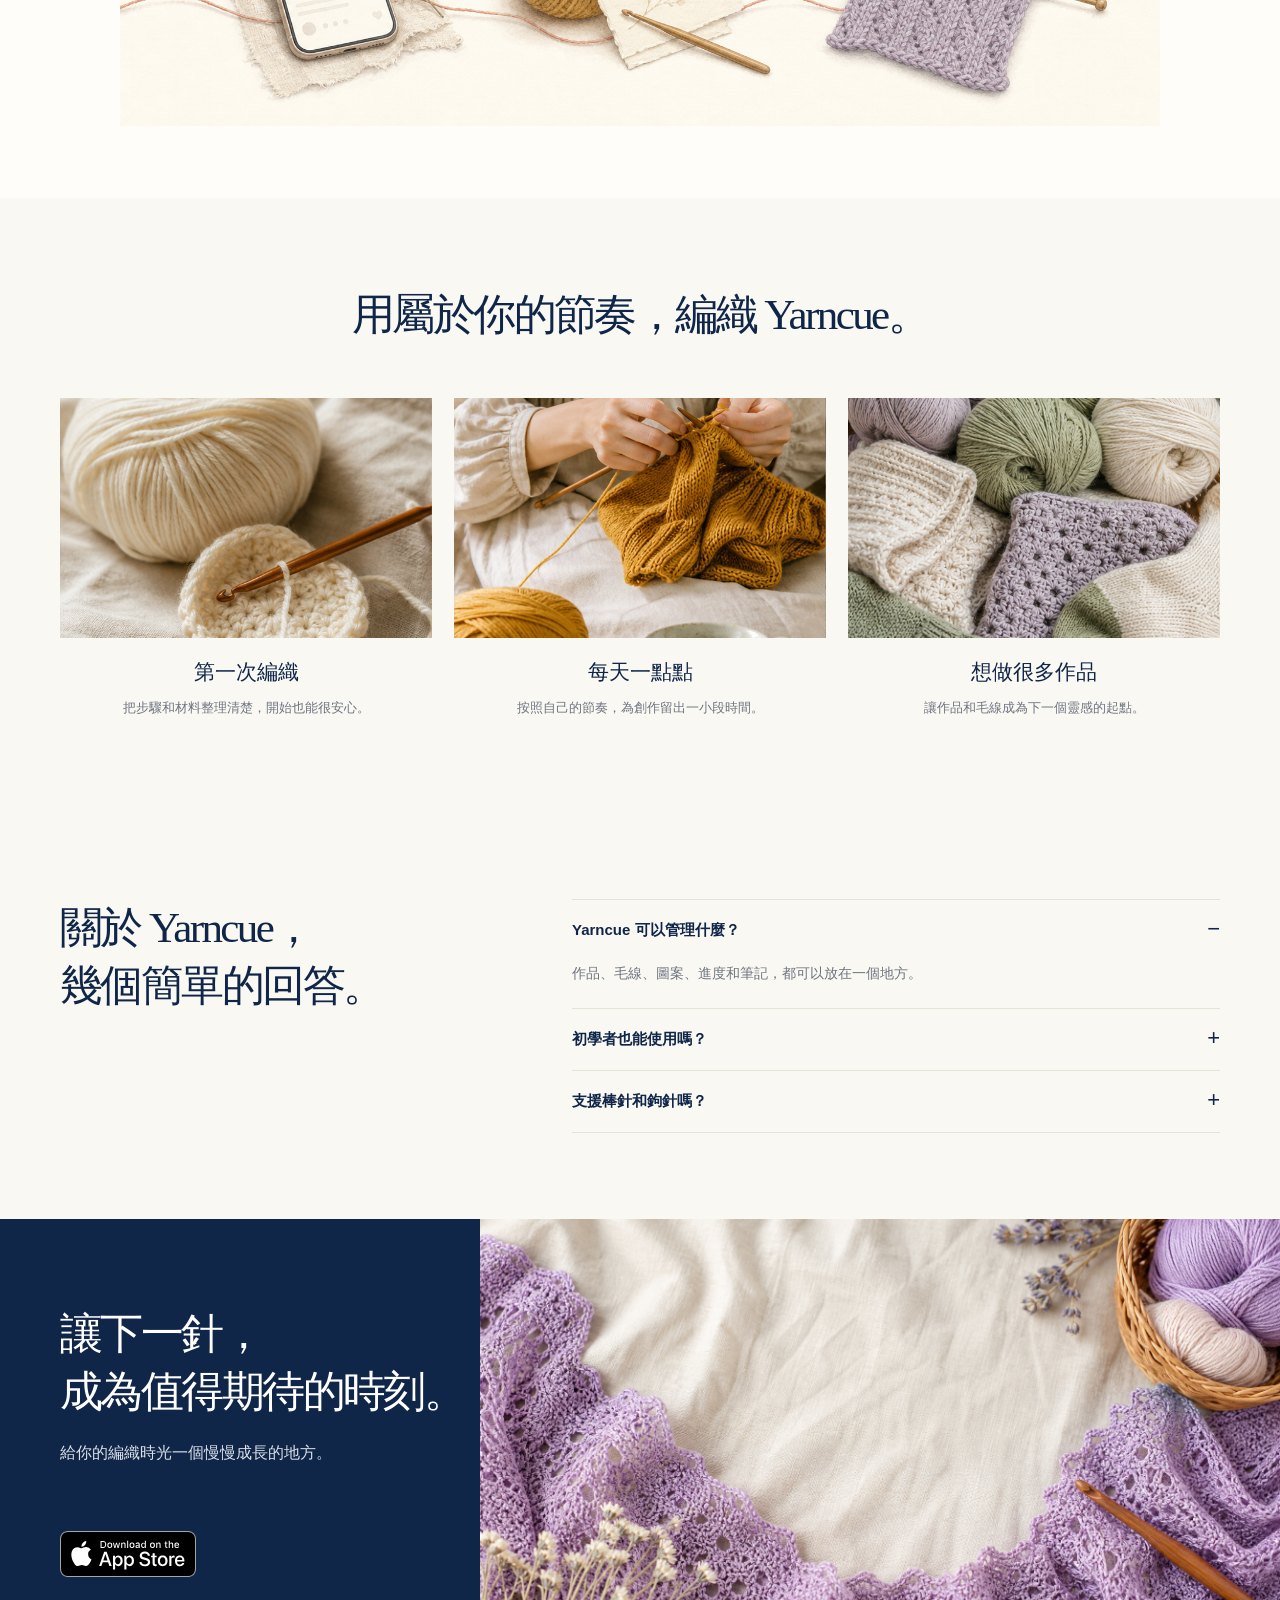
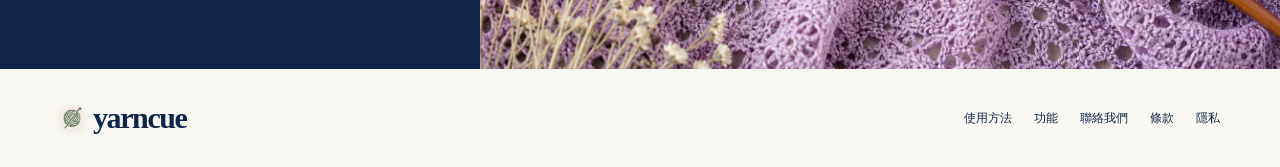
<file: docs/zh-tw/index.html>
<!doctype html>
<html lang="zh-TW">
  <head>
    <meta charset="utf-8" />
    <meta name="viewport" content="width=device-width, initial-scale=1" />
    <meta name="description" content="Yarncue 將編織作品、進度、筆記和靈感整理在一個安靜的空間裡。支援棒針編織與鉤針編織。" />
    <link rel="canonical" href="https://hinomaru-labs.com/yarncue-lp/zh-tw/" />
    <link rel="alternate" hreflang="ja" href="https://hinomaru-labs.com/yarncue-lp/" />
    <link rel="alternate" hreflang="en" href="https://hinomaru-labs.com/yarncue-lp/en/" />
    <link rel="alternate" hreflang="zh-CN" href="https://hinomaru-labs.com/yarncue-lp/zh-cn/" />
    <link rel="alternate" hreflang="zh-TW" href="https://hinomaru-labs.com/yarncue-lp/zh-tw/" />
    <meta property="og:title" content="Yarncue｜讓下一針更從容" />
    <meta property="og:description" content="把想織的心情，留在下一針。" />
    <meta property="og:image" content="../og.png" />
    <title>Yarncue｜編織作品記錄與行數計數</title>
    <link rel="stylesheet" href="../styles.css" />
    <link rel="stylesheet" href="../style-extra.css?v=20260801-grid8" />
    <link rel="stylesheet" href="style-zh.css?v=2" />
  </head>
  <body>
    <main>
      <header class="site-header"><a class="brand" href="#top"><img src="../images/yarncue-icon.png" alt="" />yarncue</a><nav><a href="#how">使用方法</a><a href="#features">功能</a></nav><div class="language-switcher" aria-label="選擇語言"><span class="language-label">語言</span><a href="../" lang="ja">日本語</a><a href="../en/" lang="en">English</a><a class="is-current" href="./" lang="zh-TW" aria-current="page">繁體中文</a></div><a class="button small-button" href="#start">免費開始</a></header>
      <section class="hero" id="top"><div class="hero-copy"><h1>讓下一針，<br>更從容。</h1><p>作品、毛線、進度和靈感。<br>Yarncue 把你的編織時光<br>安靜地整理在一個地方。</p><div class="actions"><a class="button" href="#start">免費開始</a><a class="text-link" href="#how">了解使用方法 <span>→</span></a></div></div><div class="hero-visual"><div class="hero-yarn yarn-a"></div><div class="hero-yarn yarn-b"></div><div class="hero-yarn yarn-c"></div><div class="lace"></div><div class="phone phone-real-count"><div class="phone-notch"></div><div class="phone-screen"></div></div></div></section>
      <section class="empathy section"><div><p class="eyeless-label">Yarncue 是陪伴你度過每一個編織片刻的溫柔夥伴。</p><h2>想專心編織，<br>卻總有細節需要整理。</h2><ul><li>這團毛線原本要用來做什麼？</li><li>上次編到哪裡了？</li><li>喜歡的圖案又放在哪裡了？</li></ul></div><div class="desk-scene"></div></section>
      <section class="features section" id="features"><h2>開始之前、編織途中，<br>以及完成之後。</h2><div class="feature-list"><article class="feature"><div class="feature-media"><span>01</span><div class="phone phone-real-empty"><div class="phone-notch"></div><div class="phone-screen"></div></div></div><div class="feature-copy"><p class="feature-number">01</p><h3>記錄每一件作品</h3><p>為作品命名，選擇行數或圈數，隨時繼續。</p></div></article><article class="feature reverse"><div class="feature-media"><span>02</span><div class="phone phone-real-count"><div class="phone-notch"></div><div class="phone-screen"></div></div></div><div class="feature-copy"><p class="feature-number">02</p><h3>計算行數或圈數</h3><p>用一個清晰的大按鈕，專心完成手上的編織。</p></div></article><article class="feature"><div class="feature-media"><span>03</span><div class="phone phone-projects-list"><div class="phone-notch"></div><div class="phone-screen"></div></div></div><div class="feature-copy"><p class="feature-number">03</p><h3>保留筆記和歷史</h3><p>記錄下一步，也能回看每次修改。</p></div></article><article class="feature reverse"><div class="feature-media"><span>04</span><div class="phone phone-real-count"><div class="phone-notch"></div><div class="phone-screen"></div></div></div><div class="feature-copy"><p class="feature-number">04</p><h3>從上次停下的地方繼續</h3><p>回到同一個作品和進度，不會丟失手感。</p></div></article></div></section>
      <section class="how section" id="how"><h2>開始很簡單。</h2><div class="thread"></div><div class="steps"><article><b>01</b><h3>添加想做的作品</h3><p>把圖案或靈感儲存為作品。</p></article><article><b>02</b><h3>整理毛線與筆記</h3><p>把顏色、用量和想法放在一起。</p></article><article><b>03</b><h3>從今天的進度繼續</h3><p>記錄進度，把下一針留在眼前。</p></article></div></section>
      <section class="use-cases section"><h2>用屬於你的節奏，<br class="mobile-break">編織 Yarncue。</h2><div class="case-grid"><article><div class="case-image first"></div><h3>第一次編織</h3><p>把步驟和材料整理清楚，開始也能很安心。</p></article><article><div class="case-image second"></div><h3>每天一點點</h3><p>按照自己的節奏，為創作留出一小段時間。</p></article><article><div class="case-image third"></div><h3>想做很多作品</h3><p>讓作品和毛線成為下一個靈感的起點。</p></article></div></section>
      <section class="faq section"><h2>關於 Yarncue，<br>幾個簡單的回答。</h2><div class="faq-list"><article><details open><summary>Yarncue 可以管理什麼？</summary><p>作品、毛線、圖案、進度和筆記，都可以放在一個地方。</p></details></article><article><details><summary>初學者也能使用嗎？</summary><p>當然可以。從第一件作品開始，只記錄你需要的資訊。</p></details></article><article><details><summary>支援棒針和鉤針嗎？</summary><p>支援。兩種編織都可以記錄行數、圈數和筆記。</p></details></article></div></section>
      <section class="cta" id="start"><div><h2>讓下一針，<br>成為值得期待的時刻。</h2><p>給你的編織時光一個慢慢成長的地方。</p><a href="https://apps.apple.com/jp/app/yarncue/id6794806745" class="app-store-link" aria-label="在 App Store 下載"><img class="app-store-badge" src="../images/download-on-app-store.svg" alt="在 App Store 下載"></a></div></section>
      <footer><a class="brand" href="#top"><img src="../images/yarncue-icon.png" alt="" />yarncue</a><div><a href="#how">使用方法</a><a href="#features">功能</a><a href="mailto:hello@yarncue.app">聯絡我們</a><a href="#top">條款</a><a href="#top">隱私</a></div></footer>
    </main>
  </body>
</html>
</file>
<file: docs/styles.css>
:root { --cream:#faf8f2; --ink:#102649; --coral:#e86b53; --line:#e7e1d6; --muted:#6d7582; --lilac:#bca4ce; --sage:#a8b8a3; --mustard:#d8b456; }
* { box-sizing:border-box; } html { scroll-behavior:smooth; } body { margin:0; background:var(--cream); color:var(--ink); font-family:Arial,"Hiragino Kaku Gothic ProN","Yu Gothic",sans-serif; } a { color:inherit; text-decoration:none; } h1,h2,h3,p { margin:0; } h1,h2,h3,.brand { font-family:Georgia,"Hiragino Mincho ProN","Yu Mincho",serif; font-weight:500; } .site-header { height:82px; max-width:1240px; margin:auto; padding:0 40px; display:flex; align-items:center; justify-content:space-between; } .brand { font-size:30px; letter-spacing:-1.4px; font-weight:700; } nav { display:flex; gap:38px; margin-left:auto; margin-right:36px; font-size:14px; font-weight:600; } nav a:hover,.text-link:hover,footer a:hover { opacity:.65; }.button { background:var(--coral); color:white; border-radius:7px; padding:15px 25px; font-size:14px; font-weight:700; display:inline-block; box-shadow:0 5px 12px #d95f4930; transition:transform .2s,box-shadow .2s; }.button:hover { transform:translateY(-2px); box-shadow:0 8px 16px #d95f4940; }.small-button { padding:11px 18px; font-size:13px; }.hero { max-width:1240px; min-height:585px; padding:66px 40px 88px; margin:auto; display:grid; grid-template-columns:1.05fr .95fr; align-items:center; overflow:hidden; }.hero-copy { position:relative; z-index:2; }.hero h1 { font-size:clamp(44px,5vw,72px); line-height:1.25; letter-spacing:-.06em; }.hero-copy>p { margin-top:31px; font-size:16px; line-height:2; letter-spacing:.03em; }.actions { display:flex; align-items:center; gap:28px; margin-top:34px; }.text-link { font-weight:700; font-size:14px; }.text-link span { margin-left:8px; font-size:18px; }.hero-visual { height:460px; position:relative; }.phone { width:224px; height:432px; padding:12px 10px; position:relative; border:5px solid #151b21; border-radius:32px; background:#172029; box-shadow:0 25px 40px #15284730; z-index:3; }.phone-notch { width:83px; height:19px; border-radius:12px; background:#151b21; position:absolute; left:50%; top:7px; transform:translateX(-50%); z-index:2; }.phone-screen { background:#fbfaf6; height:100%; border-radius:21px; padding:37px 13px 12px; color:#192845; overflow:hidden; font-family:Arial,sans-serif; }.phone small { display:block; font-size:10px; font-weight:700; margin-bottom:11px; }.phone b { display:block; margin:10px 0 6px; font-size:10px; }.phone b span { float:right; }.knit-piece { height:115px; border-radius:12px; background:repeating-linear-gradient(120deg,#c5afd3 0 3px,#b497c6 4px 6px,#d3c0dd 7px 10px); }.track { height:7px; border-radius:9px; background:#e9e4dc; overflow:hidden; }.track i { display:block; width:48%; height:100%; background:var(--coral); }.swatches { display:flex; gap:8px; }.swatches i,.yarn-row i { width:21px;height:21px;border-radius:50%;display:block;background:repeating-radial-gradient(circle,#cbb4d5 0 2px,#b99cc7 3px 4px); }.swatches i:nth-child(2),.yarn-row:nth-child(3) i { background:repeating-radial-gradient(circle,#e7bf9b 0 2px,#d9a87e 3px 4px); }.swatches i:nth-child(3),.yarn-row:nth-child(4) i { background:repeating-radial-gradient(circle,#b5c5ad 0 2px,#97ae93 3px 4px); }.hero-visual .phone { transform:rotate(3deg); position:absolute; left:31%; top:5px; }.hero-yarn { position:absolute; border-radius:50%; background:repeating-radial-gradient(circle at 50%,#d3c1dc 0 6px,#b99bc9 7px 10px,#c8afd3 12px 14px); box-shadow:inset 2px 0 #ffffff60; }.yarn-a { width:162px;height:162px; right:9%;top:-10px; }.yarn-b { width:104px;height:104px; right:0;top:132px; background:repeating-radial-gradient(circle,#dab85b 0 5px,#cba23a 6px 9px); }.yarn-c { width:115px;height:115px; right:22%;bottom:5px; background:repeating-radial-gradient(circle,#aabda4 0 5px,#93aa90 6px 9px); }.lace { width:350px;height:205px;right:-9%;bottom:14px;position:absolute;opacity:.9;background-image:radial-gradient(ellipse at center,transparent 32%,#efeade 34% 40%,transparent 42%);background-size:28px 25px; transform:rotate(-15deg); }.section { max-width:1240px; margin:auto; padding:118px 40px; }.section h2,.cta h2 { font-size:clamp(33px,3.7vw,53px); line-height:1.35; letter-spacing:-.06em; }.empathy { display:grid; grid-template-columns:1fr 1fr; gap:80px; align-items:center; }.eyeless-label { font-size:16px; line-height:1.9; color:var(--muted); margin-bottom:28px; }.empathy ul { list-style:none; padding:0; margin:35px 0 0; }.empathy li { padding:13px 0 13px 29px; border-bottom:1px dashed #dfcdbd; position:relative; font-size:15px; }.empathy li::before { content:"✓"; position:absolute; left:0; top:11px; color:var(--coral); border:1px solid #e69b8b; width:17px;height:17px; border-radius:50%; font-size:10px; line-height:16px; text-align:center; }.desk-scene { height:370px; background:#ded8cd; position:relative; overflow:hidden; }.desk-yarn { width:150px;height:150px;border-radius:50%;position:absolute;left:35px;top:30px;background:repeating-radial-gradient(circle,#c6b08d 0 5px,#b69b70 6px 9px); }.notebook { position:absolute; width:210px;height:270px;right:72px;top:50px;background:#f5eddd;box-shadow:10px 12px 22px #4a3e3320;padding:27px;transform:rotate(7deg); }.notebook span { font-family:Georgia,serif; font-style:italic; color:#9d8b70; }.notebook i { display:block; border-bottom:1px solid #c7b699; width:100%; margin-top:24px; }.small-phone { position:absolute; left:110px;bottom:-180px;transform:scale(.56) rotate(-16deg); transform-origin:bottom left; }.features>h2 { text-align:center; margin-bottom:72px; }.feature { min-height:340px; display:grid; grid-template-columns:1.05fr .95fr; align-items:center; gap:80px; margin:16px 0; }.feature.reverse { direction:rtl; }.feature.reverse>* { direction:ltr; }.feature-media { height:290px; background:#f1eee6; position:relative; overflow:hidden; display:flex; justify-content:center; align-items:flex-end; }.feature-media>span { position:absolute; top:19px;left:22px;font-size:12px;font-weight:bold;color:var(--coral); }.feature-media .phone { transform:scale(.63); transform-origin:bottom center; height:432px; }.feature-texture { position:absolute;right:0;top:0;width:39%;height:100%;z-index:0; }.feature-texture.project { background:#ded2c6; background-image:radial-gradient(ellipse at center,transparent 33%,#efe7d7 35% 41%,transparent 43%); background-size:25px 23px; }.feature-texture.stash { background:repeating-radial-gradient(circle at 40% 26%,#d7b97a 0 9px,#caa557 10px 14px,#d8c78e 15px 18px); }.feature-texture.patterns { background:#e3d7bf; background-image:linear-gradient(135deg,#bc9d7a33 25%,transparent 25%); background-size:18px 18px; }.feature-texture.progress { background:#c6b0d0; background-image:radial-gradient(ellipse at center,transparent 32%,#d8c6e0 34% 40%,transparent 42%); background-size:26px 24px; }.feature-number { color:var(--coral);font-weight:700;font-size:13px;margin-bottom:16px; }.feature h3 { font-size:35px;letter-spacing:-.05em; }.feature-copy>p:last-child { margin-top:17px;font-size:16px;line-height:1.9;color:#5e697a; }.yarn-row { font-size:10px;display:flex;align-items:center;gap:7px;border-bottom:1px solid #e5dfd4;padding:9px 0; }.yarn-row em { margin-left:auto;font-style:normal;color:#8b9098; }.pattern-thumb { height:74px;border-radius:8px;background:repeating-linear-gradient(125deg,#c6b09c 0 3px,#a98d72 4px 6px,#e2d0ba 7px 10px); }.pattern-thumb.small { height:58px;margin-top:12px; }.check { border-bottom:1px solid #e4dfd6;padding:9px 0;font-size:9px; }.how { background:#fffdf9; max-width:none; position:relative; overflow:hidden; }.how h2 { text-align:center; }.steps { max-width:1030px;margin:54px auto 0;display:grid;grid-template-columns:repeat(3,1fr);gap:60px;position:relative;z-index:1; }.steps article { text-align:center; }.steps b { color:var(--coral);font-size:15px; }.step-icon { width:92px;height:92px;margin:12px auto 17px;border:1px solid #dbd0c3;border-radius:50%;display:grid;place-items:center;font-size:44px;color:#b9a489; }.step-icon.yarn { color:#ba9fc6;font-size:64px; }.step-icon.needle { color:#ba9fc6;transform:rotate(-28deg); }.steps h3 { font-size:21px;line-height:1.45; }.steps p { font-size:13px;line-height:1.8;color:var(--muted);margin:10px auto;max-width:230px; }.thread { position:absolute;top:305px;left:-5%;width:110%;height:80px;border-top:2px solid #e49080;border-radius:50%;transform:rotate(-3deg); }.use-cases h2 { text-align:center; }.case-grid { display:grid;grid-template-columns:repeat(3,1fr);gap:22px;margin-top:54px; }.case-image { height:240px;position:relative;overflow:hidden; }.case-image::before { content:"";position:absolute;inset:0;opacity:.92; }.case-image.first::before { background:radial-gradient(circle at 28% 32%,#baa17f 0 10%,transparent 11%),radial-gradient(circle at 48% 27%,#a9b9ab 0 17%,transparent 18%),repeating-radial-gradient(ellipse at 75% 68%,#e2ddd2 0 7px,#b9a083 8px 11px,#e9e2d7 12px 14px); }.case-image.second::before { background:radial-gradient(circle at 53% 35%,#e7ddb1 0 20%,transparent 21%),repeating-linear-gradient(125deg,#d6b14c 0 4px,#e1c566 5px 7px,#f0dc96 8px 12px); }.case-image.third::before { background:radial-gradient(circle at 28% 38%,#c4b0d0 0 18%,transparent 19%),radial-gradient(circle at 58% 34%,#d7b378 0 17%,transparent 18%),radial-gradient(circle at 78% 52%,#a9bca5 0 17%,transparent 18%),#e8dfd4; }.case-grid h3 { text-align:center;font-size:21px;margin-top:20px; }.case-grid p { color:var(--muted);font-size:13px;line-height:1.8;text-align:center;margin:10px auto;max-width:310px; }.faq { display:grid;grid-template-columns:.8fr 1.2fr;gap:80px;align-items:start; }.faq-list { border-top:1px solid var(--line); }.faq-list article { border-bottom:1px solid var(--line); }.faq button { width:100%;border:0;background:transparent;color:var(--ink);font:600 15px Arial,sans-serif;text-align:left;padding:21px 0;display:flex;justify-content:space-between;align-items:center;cursor:pointer; }.chevron { width:20px;height:20px;fill:none;stroke:currentColor;stroke-width:1.8;transition:transform .2s; }.chevron.open { transform:rotate(180deg); }.faq-list p { color:var(--muted);font-size:14px;line-height:1.8;padding:0 32px 22px 0; }.cta { background:var(--ink);color:#fff;min-height:450px;padding:86px max(40px,calc((100vw - 1160px)/2));display:flex;justify-content:space-between;position:relative;overflow:hidden; }.cta h2 { color:#fff; }.cta p { margin:22px 0 31px;font-size:16px;color:#dbe0e9; }.button.light { background:var(--coral); }.cta-craft { position:relative;width:390px; }.cta-yarn { width:180px;height:180px;border-radius:50%;position:absolute;right:50px;top:2px;background:repeating-radial-gradient(circle,#cdb5d6 0 7px,#b496c2 8px 11px); }.cta-lace { position:absolute;width:350px;height:250px;right:-45px;bottom:-67px;opacity:.78;background-image:radial-gradient(ellipse at center,transparent 30%,#c4afd0 32% 40%,transparent 42%);background-size:35px 30px;transform:rotate(-17deg); }.mobile-break { display:none; } footer { max-width:1240px;margin:auto;padding:32px 40px;display:flex;align-items:center;justify-content:space-between;font-size:12px; }.social,footer>div { display:flex;gap:22px;align-items:center; }.social { gap:12px; }
@media (max-width:760px) { .site-header { height:67px;padding:0 20px; }.brand { font-size:26px; } nav { display:none; }.small-button { padding:10px 13px;font-size:11px; }.hero { padding:45px 24px 34px;display:block;min-height:0; }.hero h1 { font-size:44px; }.hero-copy>p { font-size:14px;margin-top:23px;line-height:1.85; }.actions { margin-top:26px;gap:20px; }.hero-visual { height:340px;margin-top:32px; }.hero-visual .phone { transform:scale(.77) rotate(3deg);transform-origin:top left;left:21%; }.yarn-a { width:120px;height:120px;right:-10px; }.yarn-b { width:82px;height:82px;right:9px;top:106px; }.yarn-c { width:84px;height:84px;right:25%;bottom:14px; }.lace { width:250px; }.section { padding:75px 24px; }.section h2,.cta h2 { font-size:34px; }.empathy,.faq { grid-template-columns:1fr;gap:40px; }.empathy .eyeless-label { font-size:14px;margin-bottom:23px; }.empathy li { font-size:14px; }.desk-scene { height:282px; }.notebook { right:25px;transform:scale(.77) rotate(7deg);transform-origin:top right; }.small-phone { left:45px; }.features>h2 { margin-bottom:43px;text-align:left; }.feature,.feature.reverse { display:flex;flex-direction:column;gap:25px;margin-bottom:52px;direction:ltr;align-items:stretch; }.feature-media { height:232px; }.feature-media .phone { transform:scale(.51); }.feature h3 { font-size:29px; }.feature-copy>p:last-child { font-size:14px; }.steps { grid-template-columns:1fr;gap:35px;margin-top:38px; }.thread { display:none; }.step-icon { width:75px;height:75px;font-size:34px; }.steps h3 { font-size:20px; }.case-grid { grid-template-columns:1fr;gap:35px;margin-top:39px; }.case-image { height:220px; }.faq { gap:35px; }.faq button { font-size:14px;gap:12px; }.cta { padding:69px 24px 235px;min-height:0; }.cta p { font-size:14px;line-height:1.8; }.cta-craft { position:absolute;width:320px;height:210px;right:-28px;bottom:-5px; }.cta-yarn { width:130px;height:130px;right:72px; }.cta-lace { width:290px;height:190px;right:-20px;bottom:-45px; }.mobile-break { display:block; } footer { padding:29px 24px;display:block; }.brand { display:block; } footer>div { flex-wrap:wrap;gap:13px 19px;margin-top:19px;line-height:1.5; }.social { margin-top:18px; } }
</file>
<file: docs/style-extra.css>
.faq details summary { list-style:none; cursor:pointer; padding:21px 26px 21px 0; font:600 15px Arial,sans-serif; position:relative; }
.faq details summary::-webkit-details-marker { display:none; }
.faq details summary::after { content:"+"; position:absolute; right:0; top:16px; font-size:22px; font-weight:400; }
.faq details[open] summary::after { content:"−"; }

/* Photography replaces decorative geometry; the phone remains a replaceable product-screen frame. */
.hero-visual { background:url("images/hero-craft.png") center/cover no-repeat; border-radius:0 0 0 140px; }
.hero-visual .hero-yarn,.hero-visual .lace { display:none; }
.hero-visual .phone { left:31%; top:6%; transform:rotate(3deg); }
.desk-scene { background:url("images/feature-desk-real.png") center/cover no-repeat; }
.desk-scene .desk-yarn,.desk-scene .notebook { display:none; }
.feature-media { background-image:url("images/feature-desk.png"); background-size:cover; background-position:center; }
.feature-media .feature-texture { display:none; }
.feature:first-child .feature-media { background-image:url("images/feature-desk-real.png"); background-position:center; }
.feature:first-child .feature-media .phone { display:none; }
.feature-media::after { content:""; position:absolute; inset:0; background:linear-gradient(90deg,#fbfaf4 0%,transparent 42%); }
.feature-media .phone,.feature-media>span { z-index:1; }
.case-image { background-image:url("images/use-cases.png"); background-size:300% auto; background-repeat:no-repeat; }
.case-image::before { display:none; }
.case-image.first { background-position:left center; }.case-image.second { background-position:center center; }.case-image.third { background-position:right center; }
.cta { background:#102649 url("images/cta-craft.png") right center/auto 100% no-repeat; }
.cta-craft { display:none; }
@media (max-width:760px) { .hero-visual { margin-left:-24px;margin-right:-24px; border-radius:0; }.feature-media::after { background:linear-gradient(90deg,#fbfaf4aa 0%,transparent 80%); }.cta { background-size:auto 46%; background-position:right bottom; } }

/* Match the approved LP rhythm: smaller desktop type, tighter bands, and illustrated steps. */
@media (min-width:761px) { .section { padding-top:86px; padding-bottom:86px; }.section h2,.cta h2 { font-size:43px; }.features>h2 { margin-bottom:52px; }.feature { min-height:276px; gap:58px; }.feature h3 { font-size:29px; }.how { padding-top:76px; padding-bottom:72px; }.how h2 { font-size:42px; }.steps { margin-top:28px; gap:38px; }.use-cases { padding-top:88px; padding-bottom:84px; } }
.how .steps { max-width:1040px; min-height:540px; padding-top:0; background:url("images/steps-editorial.png") center bottom/100% auto no-repeat; }
.how .steps article { padding-top:166px; position:relative; }.how .steps article b { position:absolute; top:140px; left:calc(50% - 79px); }.how .step-icon { display:none; }.how .steps h3 { font-size:18px; }.how .steps p { display:none; }.thread { display:none; }
.feature-copy h3::before { content:""; display:inline-block; width:24px; height:24px; margin-right:13px; vertical-align:-3px; border:1.5px solid var(--coral); border-radius:50%; box-shadow:inset 0 0 0 6px #faf8f2; }
.app-store-badge { width:136px; height:auto; display:block; margin-top:18px; }
.app-store-link { display:inline-block; line-height:0; margin-top:18px; transition:transform .2s,opacity .2s; }
.app-store-link:hover { opacity:.86; transform:translateY(-2px); }
.brand { display:inline-flex; align-items:center; gap:9px; }
.brand img { width:28px; height:28px; border-radius:8px; object-fit:cover; box-shadow:0 2px 8px #19284518; }
footer .brand img { width:24px; height:24px; border-radius:7px; }

/* Make the language choice read as one intentional control instead of loose nav links. */
.language-switcher { display:flex; align-items:center; gap:3px; padding:3px; border:1px solid #d9d3c9; border-radius:999px; background:#fffdf9; white-space:nowrap; }
.language-label { padding:0 7px 0 9px; color:#7c817f; font-size:11px; font-weight:700; letter-spacing:.02em; }
.language-switcher a { padding:6px 9px; border-radius:999px; color:#59636d; font-size:11px; font-weight:700; }
.language-switcher a:hover { background:#f0ece5; opacity:1; }
.language-switcher a.is-current { background:var(--ink); color:#fff; }

/* Evidence captured from the Yarncue app project. Keep the device chrome from the LP, but show the actual screens inside it. */
.phone-real-empty .phone-screen,
.phone-real-count .phone-screen,
.phone-projects-list .phone-screen { padding:0; background-color:#fff; background-repeat:no-repeat; background-position:center; background-size:cover; }
.phone-real-empty .phone-screen { background-image:url("images/real/projects-empty.png"); }
.phone-real-count .phone-screen { background-image:url("images/real/count-workspace.png"); }
.phone-projects-list .phone-screen { background-image:url("images/real/history.png"); }
.feature:nth-child(3) .phone-projects-list .phone-screen { background-image:url("images/real/history-crop.png"); background-size:cover; background-position:center top; }
.feature:nth-child(3) .phone { width:100%; height:360px; padding:0; border:0; border-radius:16px; background:transparent; box-shadow:none; }
.feature:nth-child(3) .phone-notch { display:none; }
.feature:nth-child(3) .phone-screen { border-radius:16px; background-size:contain; background-repeat:no-repeat; background-color:transparent; }
.feature:nth-child(4) .phone-real-count .phone-screen { background-image:url("images/real/projects-screen-crop.png"); }
.feature:first-child .feature-media { background-image:none; }
.feature:first-child .feature-media .phone { display:block; }
.feature-media .phone { transform:scale(.76); }
.phone-real-empty .phone-screen > *,
.phone-real-count .phone-screen > *,
.phone-projects-list .phone-screen > * { display:none; }
.feature-media .phone-real-empty .phone-screen,
.feature-media .phone-real-count .phone-screen,
.feature-media .phone-projects-list .phone-screen { background-size:100% auto; background-position:center top; }
@media (max-width:760px) { .how { padding-top:58px; padding-bottom:56px; }.how h2 { font-size:33px; }.how .steps { display:block; min-height:0; margin-top:18px; padding:286px 0 0; background-size:150% auto; background-position:center top; }.how .steps article { padding:0; margin:0 0 28px; text-align:center; }.how .steps article b { position:static; display:block; margin-bottom:6px; }.how .steps h3 { font-size:18px; line-height:1.55; }.how .steps article:last-child { margin-bottom:0; } .language-switcher { margin-left:auto; padding:2px; }.language-label { display:none; }.language-switcher a { padding:5px 7px; font-size:10px; } }

/* Japanese feature review: make all four product states legible at once. */
@media (min-width:761px) {
  .feature-list { display:grid; grid-template-columns:repeat(2,minmax(0,1fr)); gap:42px 30px; }
  .feature,.feature.reverse { display:flex; flex-direction:column; align-items:stretch; gap:22px; min-height:0; margin:0; direction:ltr; }
  .feature-media { height:360px; }
  .feature-media .phone { transform:scale(.82); transform-origin:bottom center; }
  .feature-copy { padding:0 12px 4px; }
  .feature-copy h3 { font-size:28px; }
  .feature-copy>p:last-child { max-width:34em; }
  .feature-media>span { display:none; }
}
@media (max-width:760px) {
  .feature-list { display:block; }
  .feature,.feature.reverse { min-height:0; margin-bottom:58px; }
  .feature-media { height:300px; }
  .feature-media .phone { transform:scale(.62); }
  .feature-copy { padding:0; }
  .feature-media>span { display:none; }
}
</file>
<file: docs/en/style-en.css>
/* English UI artwork overrides for the English landing page. */
.desk-scene { background-image:url("../images/feature-desk-real-en.png"); }
.feature:first-child .feature-media { background-image:url("../images/feature-desk-real-en.png"); }
.phone-real-empty .phone-screen { background-image:url("../images/real/en-projects-screen.png"); }
.phone-real-count .phone-screen { background-image:url("../images/real/en-count.png"); }
.phone-projects-list .phone-screen { background-image:url("../images/real/en-count-screen.png"); }
.feature:nth-child(3) .phone-projects-list .phone-screen { background-image:url("../images/real/en-count-screen.png"); background-size:cover; background-position:center; }
.feature:nth-child(4) .phone-real-count .phone-screen { background-image:url("../images/real/en-projects-screen.png"); }
</file>
<file: docs/zh-cn/style-zh.css>
html[lang="zh-CN"] body { font-family: Arial, "PingFang SC", "Microsoft YaHei", sans-serif; }
html[lang="zh-CN"] h1, html[lang="zh-CN"] h2, html[lang="zh-CN"] h3, html[lang="zh-CN"] .brand { font-family: Georgia, "Songti SC", "STSong", serif; }
html[lang="zh-CN"] .phone-real-empty .phone-screen { background-image:url("../images/real/zh-projects-empty.png"); }
html[lang="zh-CN"] .phone-real-count .phone-screen { background-image:url("../images/real/zh-count.png"); }
html[lang="zh-CN"] .feature:nth-child(3) .phone-projects-list .phone-screen { background-image:url("../images/real/zh-history-crop.png"); background-size:contain; background-position:center top; min-height:100%; }
html[lang="zh-CN"] .feature:nth-child(4) .phone-real-count .phone-screen { background-image:url("../images/real/zh-projects-list.png"); }
</file>
<file: docs/zh-tw/style-zh.css>
html[lang="zh-TW"] body { font-family: Arial, "PingFang TC", "Microsoft JhengHei", sans-serif; }
html[lang="zh-TW"] h1, html[lang="zh-TW"] h2, html[lang="zh-TW"] h3, html[lang="zh-TW"] .brand { font-family: Georgia, "Songti TC", "STKaiti", serif; }
html[lang="zh-TW"] .phone-real-empty .phone-screen { background-image:url("../images/real/zh-tw-projects.png"); }
html[lang="zh-TW"] .phone-real-count .phone-screen { background-image:url("../images/real/zh-tw-count.png"); }
html[lang="zh-TW"] .feature:nth-child(3) .phone-projects-list .phone-screen { background-image:url("../images/real/zh-tw-history-crop.png"); background-size:contain; background-position:center top; min-height:100%; }
html[lang="zh-TW"] .feature:nth-child(4) .phone-real-count .phone-screen { background-image:url("../images/real/zh-tw-projects.png"); }
</file>
